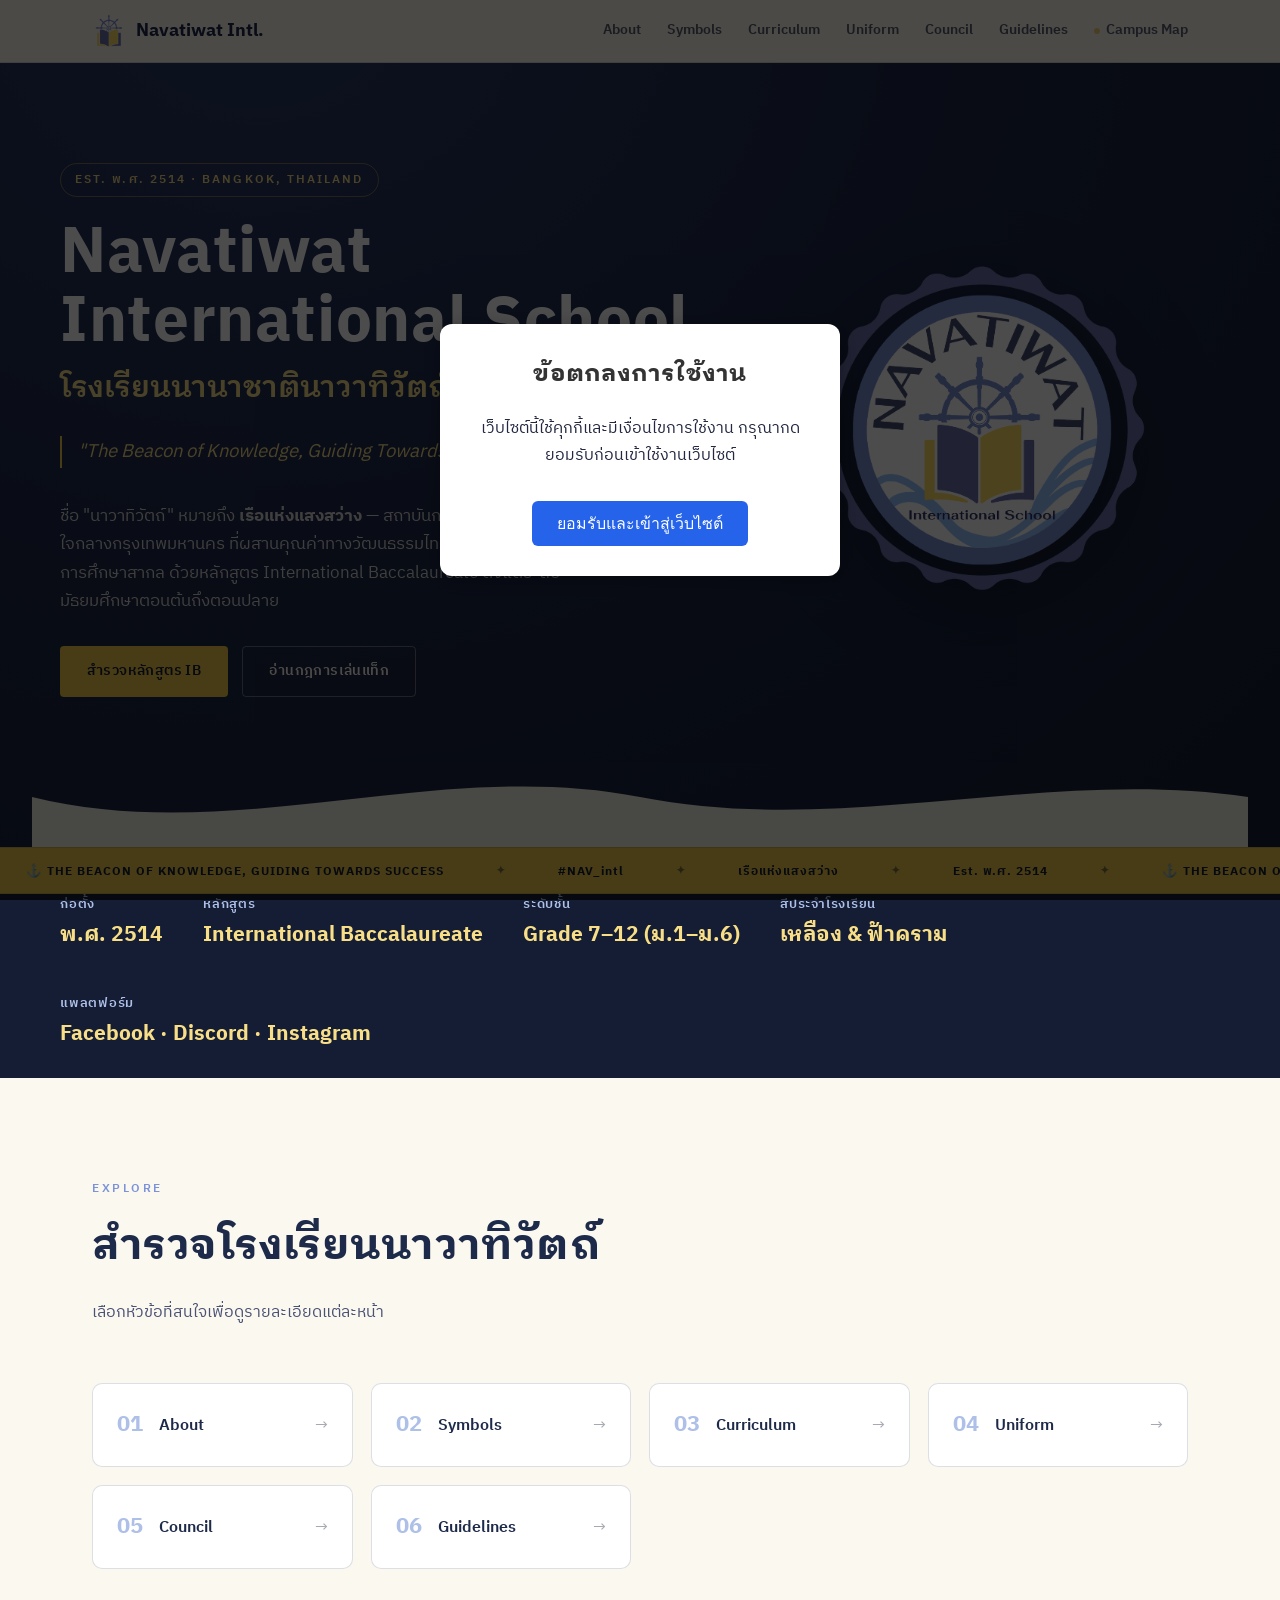
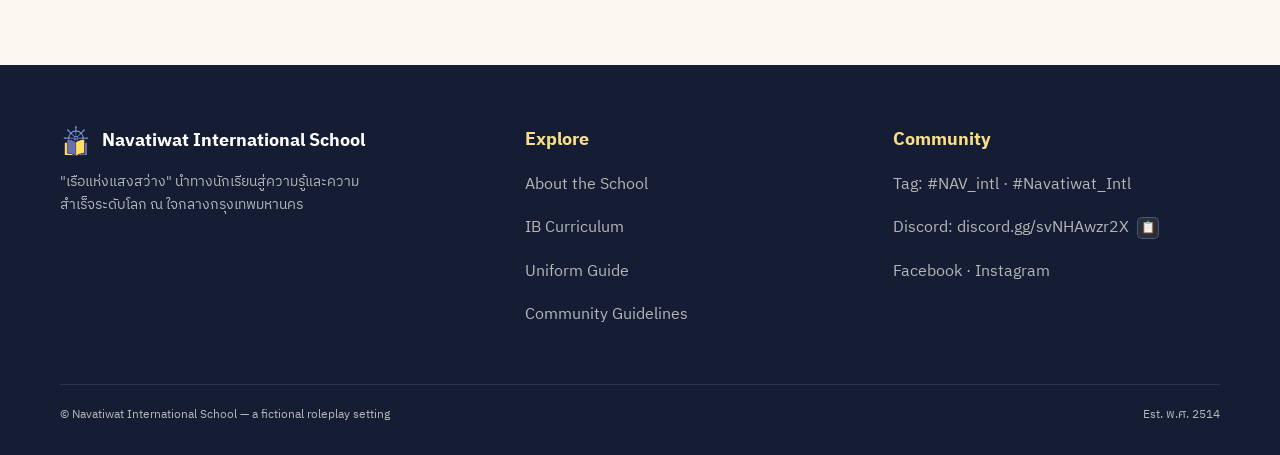
<file: index.html>
<!DOCTYPE html>
<html lang="th">
<head>
<meta charset="UTF-8">
<meta name="viewport" content="width=device-width, initial-scale=1.0">
<title>Navatiwat International School | หน้าแรก</title>
<link rel="preconnect" href="https://fonts.googleapis.com">
<link href="https://fonts.googleapis.com/css2?family=IBM+Plex+Sans+Thai:wght@300;400;500;600;700&family=IBM+Plex+Sans+Thai+Looped:wght@400;600;700&display=swap" rel="stylesheet">
<link rel="stylesheet" href="assets/style.css">
</head>
<body>

<div class="scroll-progress"><div class="scroll-progress-bar" id="scrollProgressBar"></div></div>

<nav>
  <div class="navbar">
    <div class="brandmark">
      <a href="index.html" style="display:flex;align-items:center;gap:10px;text-decoration:none;">
        <img src="assets/logo.png" alt="NAV emblem">
        <span>Navatiwat Intl.</span>
      </a>
    </div>
    <div class="navlinks">
      <a href="about.html">About</a>
      <a href="symbols.html">Symbols</a>
      <a href="curriculum.html">Curriculum</a>
      <a href="uniform.html">Uniform</a>
      <a href="council.html">Council</a>
      <a href="rules.html">Guidelines</a>
      <a href="campus/index.html" class="campus-link">Campus Map</a>
    </div>
    <button class="navtoggle" aria-label="Toggle menu">&#9776;</button>
  </div>
</nav>

<header class="hero">
  <div class="hero-inner">
    <div>
      <div class="hero-tag">Est. พ.ศ. 2514 &middot; Bangkok, Thailand</div>
      <h1>Navatiwat<br>International School</h1>
      <span class="th-name">โรงเรียนนานาชาตินาวาทิวัตถ์</span>
      <p class="motto">"The Beacon of Knowledge, Guiding Towards Success"</p>
      <p class="lede">ชื่อ "นาวาทิวัตถ์" หมายถึง <strong>เรือแห่งแสงสว่าง</strong> — สถาบันการศึกษานานาชาติใจกลางกรุงเทพมหานคร ที่ผสานคุณค่าทางวัฒนธรรมไทยเข้ากับมาตรฐานการศึกษาสากล ด้วยหลักสูตร International Baccalaureate ตั้งแต่ระดับมัธยมศึกษาตอนต้นถึงตอนปลาย</p>
      <div class="hero-ctas">
        <a class="btn btn-gold" href="#curriculum">สำรวจหลักสูตร IB</a>
        <a class="btn btn-ghost" href="#rules">อ่านกฎการเล่นแท็ก</a>
      </div>
    </div>
    <div class="hero-seal">
      <img src="assets/seal.png" alt="Navatiwat International School Seal">
    </div>
  </div>
  <div class="wave">
    <svg viewBox="0 0 1200 90" preserveAspectRatio="none">
      <path d="M0,40 C200,90 400,0 600,40 C800,80 1000,10 1200,40 L1200,90 L0,90 Z" fill="#F4F1E6"></path>
    </svg>
  </div>
</header>


<div class="marquee">
  <div class="marquee-track">
    <span>⚓ THE BEACON OF KNOWLEDGE, GUIDING TOWARDS SUCCESS</span>
    <span>#NAV_intl</span>
    <span>เรือแห่งแสงสว่าง</span>
    <span>Est. พ.ศ. 2514</span>
    <span>⚓ THE BEACON OF KNOWLEDGE, GUIDING TOWARDS SUCCESS</span>
    <span>#NAV_intl</span>
    <span>เรือแห่งแสงสว่าง</span>
    <span>Est. พ.ศ. 2514</span>
  </div>
</div>


<div class="strip">
  <div class="strip-inner">
    <div>ก่อตั้ง<span>พ.ศ. 2514</span></div>
    <div>หลักสูตร<span>International Baccalaureate</span></div>
    <div>ระดับชั้น<span>Grade 7–12 (ม.1–ม.6)</span></div>
    <div>สีประจำโรงเรียน<span>เหลือง &amp; ฟ้าคราม</span></div>
    <div>แพลตฟอร์ม<span>Facebook · Discord · Instagram</span></div>
  </div>
</div>


<section class="section" id="quicklinks">
  <div class="wrap">
    <div class="section-head reveal">
      <span class="eyebrow">Explore</span>
      <h2>สำรวจโรงเรียนนาวาทิวัตถ์</h2>
      <p>เลือกหัวข้อที่สนใจเพื่อดูรายละเอียดแต่ละหน้า</p>
    </div>
    <div class="quicklink-grid reveal">
      <a class="quicklink-card" href="about.html">
        <span class="ql-num">01</span>
        <span class="ql-label">About</span>
        <span class="ql-arrow">→</span>
      </a>
      <a class="quicklink-card" href="symbols.html">
        <span class="ql-num">02</span>
        <span class="ql-label">Symbols</span>
        <span class="ql-arrow">→</span>
      </a>
      <a class="quicklink-card" href="curriculum.html">
        <span class="ql-num">03</span>
        <span class="ql-label">Curriculum</span>
        <span class="ql-arrow">→</span>
      </a>
      <a class="quicklink-card" href="uniform.html">
        <span class="ql-num">04</span>
        <span class="ql-label">Uniform</span>
        <span class="ql-arrow">→</span>
      </a>
      <a class="quicklink-card" href="council.html">
        <span class="ql-num">05</span>
        <span class="ql-label">Council</span>
        <span class="ql-arrow">→</span>
      </a>
      <a class="quicklink-card" href="rules.html">
        <span class="ql-num">06</span>
        <span class="ql-label">Guidelines</span>
        <span class="ql-arrow">→</span>
      </a>
    </div>
  </div>
</section>

<footer>
  <div class="footer-inner">
    <div>
      <div class="footer-brand">
        <img src="assets/logo.png" alt="logo">
        <span>Navatiwat International School</span>
      </div>
      <p style="font-size:0.85rem;max-width:320px;">"เรือแห่งแสงสว่าง" นำทางนักเรียนสู่ความรู้และความสำเร็จระดับโลก ณ ใจกลางกรุงเทพมหานคร</p>
    </div>
    <div>
      <h4>Explore</h4>
      <p><a href="#about">About the School</a></p>
      <p><a href="#curriculum">IB Curriculum</a></p>
      <p><a href="#uniform">Uniform Guide</a></p>
      <p><a href="#rules">Community Guidelines</a></p>
    </div>
    <div>
      <h4>Community</h4>
      <p>Tag: #NAV_intl · #Navatiwat_Intl</p>
      <p>Discord: discord.gg/svNHAwzr2X</p>
      <p>Facebook · Instagram</p>
    </div>
  </div>
  <div class="footer-bottom">
    <span>&copy; Navatiwat International School — a fictional roleplay setting</span>
    <span>Est. พ.ศ. 2514</span>
  </div>
</footer>


<button id="backToTop" class="back-to-top" aria-label="กลับขึ้นด้านบน" title="กลับขึ้นด้านบน">↑</button>
<div id="toastContainer" class="toast-container" aria-live="polite"></div>

<script src="assets/script.js"></script>
</body>
  
<!-- ป๊อปอัพ -->

<div id="agreePopup" class="popup-overlay">

  <div class="popup-box">

    <h2>ข้อตกลงการใช้งาน</h2>

    <p>เว็บไซต์นี้ใช้คุกกี้และมีเงื่อนไขการใช้งาน กรุณากดยอมรับก่อนเข้าใช้งานเว็บไซต์</p>

    <button id="agreeBtn">ยอมรับและเข้าสู่เว็บไซต์</button>

  </div>

</div>
</html>
</file>
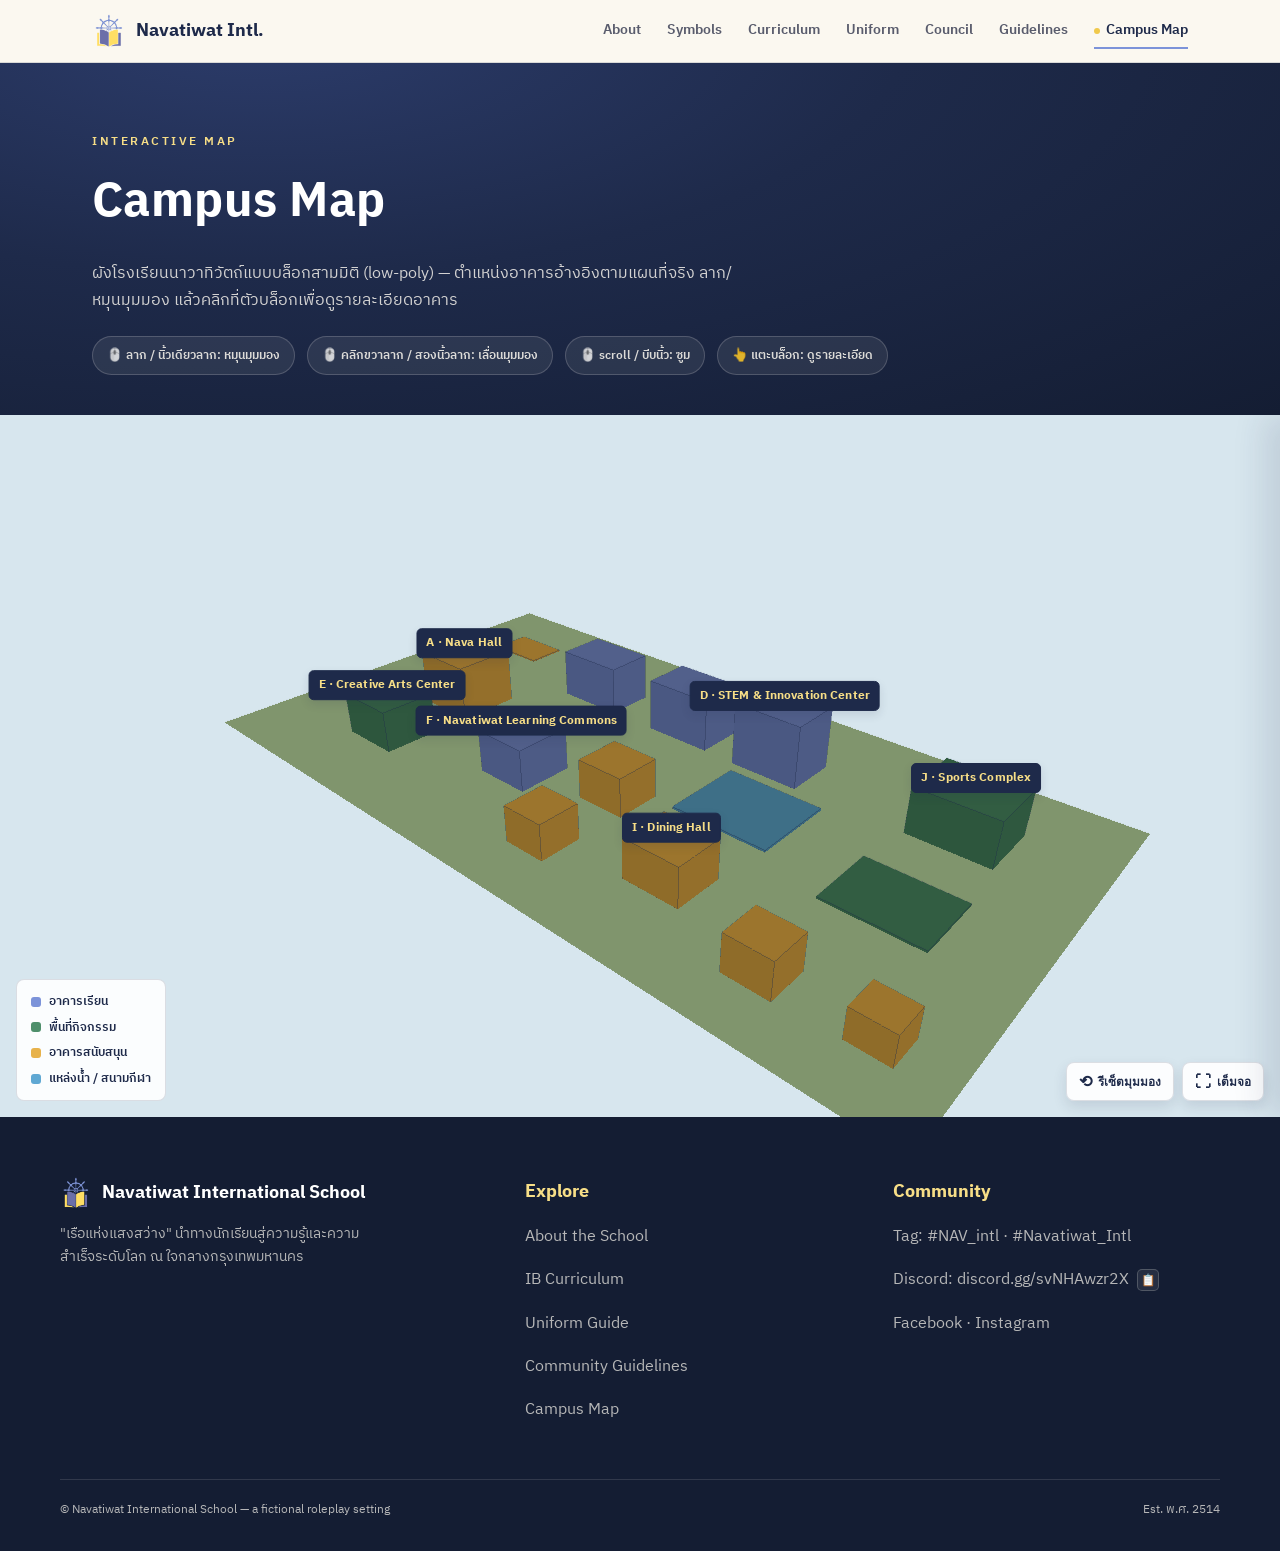
<file: campus/index.html>
<!DOCTYPE html>
<html lang="th">
<head>
<meta charset="UTF-8">
<meta name="viewport" content="width=device-width, initial-scale=1.0">
<title>Campus Map — Navatiwat International School</title>
<link rel="preconnect" href="https://fonts.googleapis.com">
<link href="https://fonts.googleapis.com/css2?family=IBM+Plex+Sans+Thai:wght@300;400;500;600;700&family=IBM+Plex+Sans+Thai+Looped:wght@400;600;700&display=swap" rel="stylesheet">
<link rel="stylesheet" href="../assets/style.css">
<link rel="stylesheet" href="campus.css">
</head>
<body>

<div class="scroll-progress"><div class="scroll-progress-bar" id="scrollProgressBar"></div></div>

<nav>
  <div class="navbar">
    <div class="brandmark">
      <a href="../index.html" style="display:flex;align-items:center;gap:10px;text-decoration:none;">
        <img src="../assets/logo.png" alt="NAV emblem">
        <span>Navatiwat Intl.</span>
      </a>
    </div>
    <div class="navlinks">
      <a href="../about.html">About</a>
      <a href="../symbols.html">Symbols</a>
      <a href="../curriculum.html">Curriculum</a>
      <a href="../uniform.html">Uniform</a>
      <a href="../council.html">Council</a>
      <a href="../rules.html">Guidelines</a>
      <a href="index.html" class="campus-link active">Campus Map</a>
    </div>
    <button class="navtoggle" aria-label="Toggle menu">&#9776;</button>
  </div>
</nav>

<section class="campus-hero">
  <div class="wrap">
    <span class="eyebrow">Interactive Map</span>
    <h1>Campus Map</h1>
    <p>ผังโรงเรียนนาวาทิวัตถ์แบบบล็อกสามมิติ (low-poly) — ตำแหน่งอาคารอ้างอิงตามแผนที่จริง ลาก/หมุนมุมมอง แล้วคลิกที่ตัวบล็อกเพื่อดูรายละเอียดอาคาร</p>
    <div class="campus-hints">
      <span>🖱️ ลาก / นิ้วเดียวลาก: หมุนมุมมอง</span>
      <span>🖱️ คลิกขวาลาก / สองนิ้วลาก: เลื่อนมุมมอง</span>
      <span>🖱️ scroll / บีบนิ้ว: ซูม</span>
      <span>👆 แตะบล็อก: ดูรายละเอียด</span>
    </div>
  </div>
</section>

<div id="campus-stage">
  <canvas id="campus-canvas"></canvas>
  <div id="campus-labels"></div>

  <div id="loading-overlay">
    <div class="loading-box">
      <div class="loading-wheel"></div>
      <span id="loading-text">กำลังจัดวางบล็อกอาคาร...</span>
      <span id="loading-hint" class="loading-hint">ถ้าค้างนานเกินคาด ลองเช็ค <code>chrome://gpu</code> ว่าเปิด hardware acceleration อยู่ไหม</span>
    </div>
  </div>

  <aside id="info-panel">
    <button id="info-close" aria-label="Close">&times;</button>
    <div class="info-eyebrow" id="info-code">Building</div>
    <h3 id="info-title">Building Name</h3>
    <p id="info-desc">Description goes here.</p>
  </aside>

  <div id="campus-legend">
    <span><i style="background:#7C93D9;"></i> อาคารเรียน</span>
    <span><i style="background:#4E8F6B;"></i> พื้นที่กิจกรรม</span>
    <span><i style="background:#E7B24B;"></i> อาคารสนับสนุน</span>
    <span><i style="background:#5FA8D3;"></i> แหล่งน้ำ / สนามกีฬา</span>
  </div>

  <div class="campus-toolbar">
    <button type="button" id="campusReset" class="campus-tool-btn" title="รีเซ็ตมุมมอง">
      <span class="icon">⟲</span><span class="label">รีเซ็ตมุมมอง</span>
    </button>
    <button type="button" id="campusFullscreen" class="campus-tool-btn" title="เต็มจอ">
      <span class="icon">⛶</span><span class="label">เต็มจอ</span>
    </button>
  </div>
</div>

<footer>
  <div class="footer-inner">
    <div>
      <div class="footer-brand">
        <img src="../assets/logo.png" alt="logo">
        <span>Navatiwat International School</span>
      </div>
      <p style="font-size:0.85rem;max-width:320px;">"เรือแห่งแสงสว่าง" นำทางนักเรียนสู่ความรู้และความสำเร็จระดับโลก ณ ใจกลางกรุงเทพมหานคร</p>
    </div>
    <div>
      <h4>Explore</h4>
      <p><a href="../about.html">About the School</a></p>
      <p><a href="../curriculum.html">IB Curriculum</a></p>
      <p><a href="../uniform.html">Uniform Guide</a></p>
      <p><a href="../rules.html">Community Guidelines</a></p>
      <p><a href="index.html">Campus Map</a></p>
    </div>
    <div>
      <h4>Community</h4>
      <p>Tag: #NAV_intl · #Navatiwat_Intl</p>
      <p>Discord: discord.gg/svNHAwzr2X</p>
      <p>Facebook · Instagram</p>
    </div>
  </div>
  <div class="footer-bottom">
    <span>&copy; Navatiwat International School — a fictional roleplay setting</span>
    <span>Est. พ.ศ. 2514</span>
  </div>
</footer>

<button id="backToTop" class="back-to-top" aria-label="กลับขึ้นด้านบน" title="กลับขึ้นด้านบน">↑</button>
<div id="toastContainer" class="toast-container" aria-live="polite"></div>

<script src="../assets/script.js"></script>
<script type="importmap">
{
  "imports": {
    "three": "./vendor/three.module.min.js"
  }
}
</script>
<script src="campus-loader.js"></script>
</body>
</html>
</file>
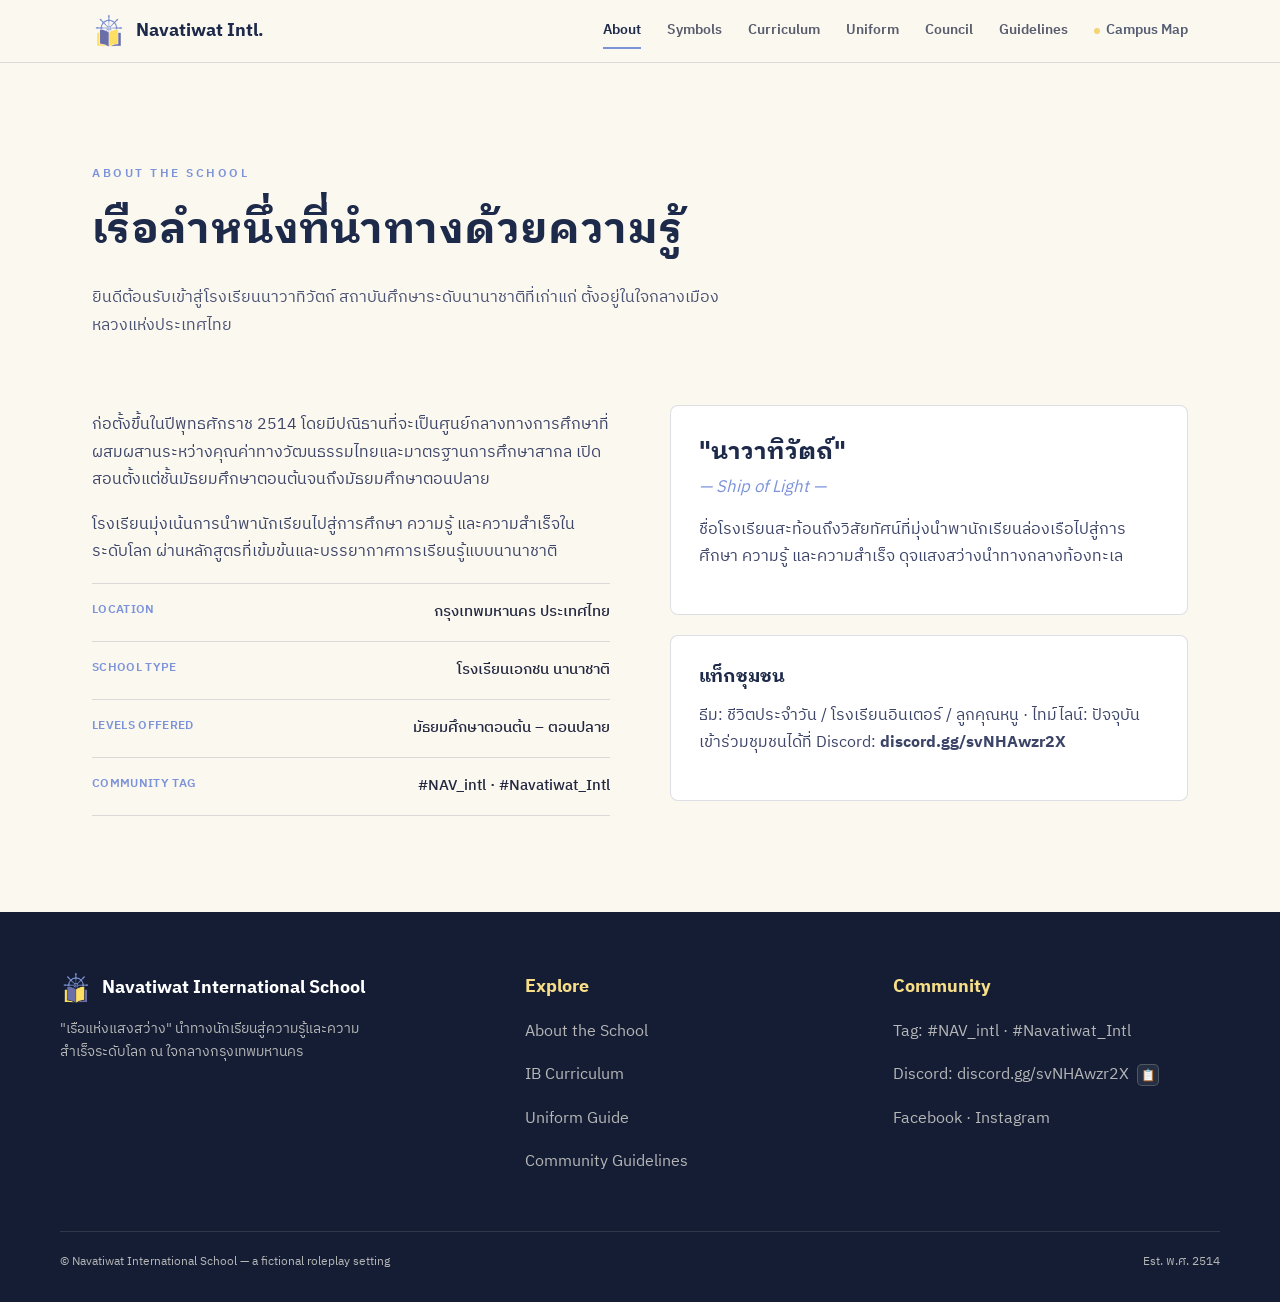
<file: about.html>
<!DOCTYPE html>
<html lang="th">
<head>
<meta charset="UTF-8">
<meta name="viewport" content="width=device-width, initial-scale=1.0">
<title>About — Navatiwat International School</title>
<link rel="preconnect" href="https://fonts.googleapis.com">
<link href="https://fonts.googleapis.com/css2?family=IBM+Plex+Sans+Thai:wght@300;400;500;600;700&family=IBM+Plex+Sans+Thai+Looped:wght@400;600;700&display=swap" rel="stylesheet">
<link rel="stylesheet" href="assets/style.css">
</head>
<body>

<div class="scroll-progress"><div class="scroll-progress-bar" id="scrollProgressBar"></div></div>

<nav>
  <div class="navbar">
    <div class="brandmark">
      <a href="index.html" style="display:flex;align-items:center;gap:10px;text-decoration:none;">
        <img src="assets/logo.png" alt="NAV emblem">
        <span>Navatiwat Intl.</span>
      </a>
    </div>
    <div class="navlinks">
      <a href="about.html" class="active">About</a>
      <a href="symbols.html">Symbols</a>
      <a href="curriculum.html">Curriculum</a>
      <a href="uniform.html">Uniform</a>
      <a href="council.html">Council</a>
      <a href="rules.html">Guidelines</a>
      <a href="campus/index.html" class="campus-link">Campus Map</a>
    </div>
    <button class="navtoggle" aria-label="Toggle menu">&#9776;</button>
  </div>
</nav>

<section class="section" id="about">
  <div class="wrap">
    <div class="section-head reveal">
      <span class="eyebrow">About the School</span>
      <h2>เรือลำหนึ่งที่นำทางด้วยความรู้</h2>
      <p>ยินดีต้อนรับเข้าสู่โรงเรียนนาวาทิวัตถ์ สถาบันศึกษาระดับนานาชาติที่เก่าแก่ ตั้งอยู่ในใจกลางเมืองหลวงแห่งประเทศไทย</p>
    </div>
    <div class="about-grid">
      <div class="reveal">
        <p>ก่อตั้งขึ้นในปีพุทธศักราช 2514 โดยมีปณิธานที่จะเป็นศูนย์กลางทางการศึกษาที่ผสมผสานระหว่างคุณค่าทางวัฒนธรรมไทยและมาตรฐานการศึกษาสากล เปิดสอนตั้งแต่ชั้นมัธยมศึกษาตอนต้นจนถึงมัธยมศึกษาตอนปลาย</p>
        <p>โรงเรียนมุ่งเน้นการนำพานักเรียนไปสู่การศึกษา ความรู้ และความสำเร็จในระดับโลก ผ่านหลักสูตรที่เข้มข้นและบรรยากาศการเรียนรู้แบบนานาชาติ</p>
        <div class="facts">
          <div class="fact-row"><span class="k">Location</span><span class="v">กรุงเทพมหานคร ประเทศไทย</span></div>
          <div class="fact-row"><span class="k">School type</span><span class="v">โรงเรียนเอกชน นานาชาติ</span></div>
          <div class="fact-row"><span class="k">Levels offered</span><span class="v">มัธยมศึกษาตอนต้น – ตอนปลาย</span></div>
          <div class="fact-row"><span class="k">Community tag</span><span class="v">#NAV_intl &middot; #Navatiwat_Intl</span></div>
        </div>
      </div>
      <div class="reveal">
        <div class="name-meaning">
          <span class="th">"นาวาทิวัตถ์"</span><br>
          <span class="en">— Ship of Light —</span>
          <p style="margin-top:14px;">ชื่อโรงเรียนสะท้อนถึงวิสัยทัศน์ที่มุ่งนำพานักเรียนล่องเรือไปสู่การศึกษา ความรู้ และความสำเร็จ ดุจแสงสว่างนำทางกลางท้องทะเล</p>
        </div>
        <div class="name-meaning" style="margin-top:20px;">
          <span class="th" style="font-size:1.1rem;">แท็กชุมชน</span>
          <p style="margin-top:10px;">ธีม: ชีวิตประจำวัน / โรงเรียนอินเตอร์ / ลูกคุณหนู &middot; ไทม์ไลน์: ปัจจุบัน<br>เข้าร่วมชุมชนได้ที่ Discord: <strong>discord.gg/svNHAwzr2X</strong></p>
        </div>
      </div>
    </div>
  </div>
</section>


<footer>
  <div class="footer-inner">
    <div>
      <div class="footer-brand">
        <img src="assets/logo.png" alt="logo">
        <span>Navatiwat International School</span>
      </div>
      <p style="font-size:0.85rem;max-width:320px;">"เรือแห่งแสงสว่าง" นำทางนักเรียนสู่ความรู้และความสำเร็จระดับโลก ณ ใจกลางกรุงเทพมหานคร</p>
    </div>
    <div>
      <h4>Explore</h4>
      <p><a href="#about">About the School</a></p>
      <p><a href="#curriculum">IB Curriculum</a></p>
      <p><a href="#uniform">Uniform Guide</a></p>
      <p><a href="#rules">Community Guidelines</a></p>
    </div>
    <div>
      <h4>Community</h4>
      <p>Tag: #NAV_intl · #Navatiwat_Intl</p>
      <p>Discord: discord.gg/svNHAwzr2X</p>
      <p>Facebook · Instagram</p>
    </div>
  </div>
  <div class="footer-bottom">
    <span>&copy; Navatiwat International School — a fictional roleplay setting</span>
    <span>Est. พ.ศ. 2514</span>
  </div>
</footer>


<button id="backToTop" class="back-to-top" aria-label="กลับขึ้นด้านบน" title="กลับขึ้นด้านบน">↑</button>
<div id="toastContainer" class="toast-container" aria-live="polite"></div>

<script src="assets/script.js"></script>
</body>
</html>
</file>
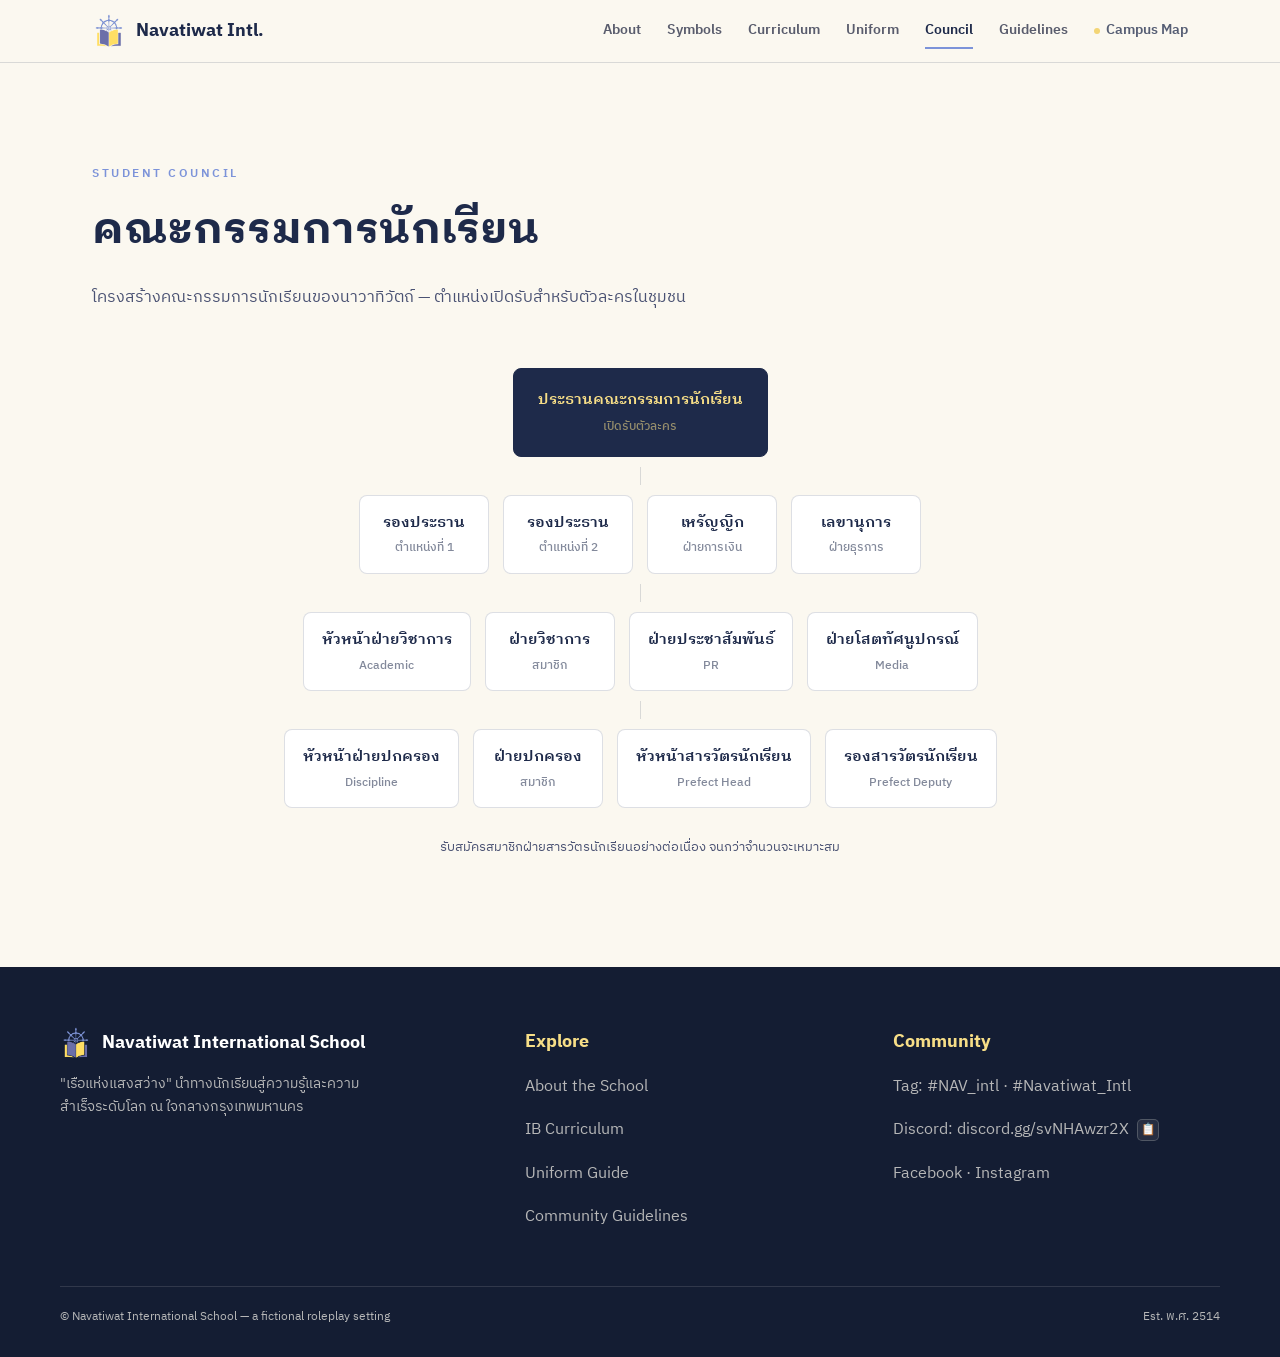
<file: council.html>
<!DOCTYPE html>
<html lang="th">
<head>
<meta charset="UTF-8">
<meta name="viewport" content="width=device-width, initial-scale=1.0">
<title>Student Council — Navatiwat International School</title>
<link rel="preconnect" href="https://fonts.googleapis.com">
<link href="https://fonts.googleapis.com/css2?family=IBM+Plex+Sans+Thai:wght@300;400;500;600;700&family=IBM+Plex+Sans+Thai+Looped:wght@400;600;700&display=swap" rel="stylesheet">
<link rel="stylesheet" href="assets/style.css">
</head>
<body>

<div class="scroll-progress"><div class="scroll-progress-bar" id="scrollProgressBar"></div></div>

<nav>
  <div class="navbar">
    <div class="brandmark">
      <a href="index.html" style="display:flex;align-items:center;gap:10px;text-decoration:none;">
        <img src="assets/logo.png" alt="NAV emblem">
        <span>Navatiwat Intl.</span>
      </a>
    </div>
    <div class="navlinks">
      <a href="about.html">About</a>
      <a href="symbols.html">Symbols</a>
      <a href="curriculum.html">Curriculum</a>
      <a href="uniform.html">Uniform</a>
      <a href="council.html" class="active">Council</a>
      <a href="rules.html">Guidelines</a>
      <a href="campus/index.html" class="campus-link">Campus Map</a>
    </div>
    <button class="navtoggle" aria-label="Toggle menu">&#9776;</button>
  </div>
</nav>

<section class="section" id="council">
  <div class="wrap">
    <div class="section-head reveal">
      <span class="eyebrow">Student Council</span>
      <h2>คณะกรรมการนักเรียน</h2>
      <p>โครงสร้างคณะกรรมการนักเรียนของนาวาทิวัตถ์ — ตำแหน่งเปิดรับสำหรับตัวละครในชุมชน</p>
    </div>
    <div class="council-tree reveal">
      <div class="seat top"><span class="role">ประธานคณะกรรมการนักเรียน</span><span class="slot">เปิดรับตัวละคร</span></div>
      <div class="connector"></div>
      <div class="council-row">
        <div class="seat"><span class="role">รองประธาน</span><span class="slot">ตำแหน่งที่ 1</span></div>
        <div class="seat"><span class="role">รองประธาน</span><span class="slot">ตำแหน่งที่ 2</span></div>
        <div class="seat"><span class="role">เหรัญญิก</span><span class="slot">ฝ่ายการเงิน</span></div>
        <div class="seat"><span class="role">เลขานุการ</span><span class="slot">ฝ่ายธุรการ</span></div>
      </div>
      <div class="connector"></div>
      <div class="council-row">
        <div class="seat"><span class="role">หัวหน้าฝ่ายวิชาการ</span><span class="slot">Academic</span></div>
        <div class="seat"><span class="role">ฝ่ายวิชาการ</span><span class="slot">สมาชิก</span></div>
        <div class="seat"><span class="role">ฝ่ายประชาสัมพันธ์</span><span class="slot">PR</span></div>
        <div class="seat"><span class="role">ฝ่ายโสตทัศนูปกรณ์</span><span class="slot">Media</span></div>
      </div>
      <div class="connector"></div>
      <div class="council-row">
        <div class="seat"><span class="role">หัวหน้าฝ่ายปกครอง</span><span class="slot">Discipline</span></div>
        <div class="seat"><span class="role">ฝ่ายปกครอง</span><span class="slot">สมาชิก</span></div>
        <div class="seat"><span class="role">หัวหน้าสารวัตรนักเรียน</span><span class="slot">Prefect Head</span></div>
        <div class="seat"><span class="role">รองสารวัตรนักเรียน</span><span class="slot">Prefect Deputy</span></div>
      </div>
      <p style="margin-top:18px;font-size:0.82rem;color:#4a5273;">รับสมัครสมาชิกฝ่ายสารวัตรนักเรียนอย่างต่อเนื่อง จนกว่าจำนวนจะเหมาะสม</p>
    </div>
  </div>
</section>


<footer>
  <div class="footer-inner">
    <div>
      <div class="footer-brand">
        <img src="assets/logo.png" alt="logo">
        <span>Navatiwat International School</span>
      </div>
      <p style="font-size:0.85rem;max-width:320px;">"เรือแห่งแสงสว่าง" นำทางนักเรียนสู่ความรู้และความสำเร็จระดับโลก ณ ใจกลางกรุงเทพมหานคร</p>
    </div>
    <div>
      <h4>Explore</h4>
      <p><a href="#about">About the School</a></p>
      <p><a href="#curriculum">IB Curriculum</a></p>
      <p><a href="#uniform">Uniform Guide</a></p>
      <p><a href="#rules">Community Guidelines</a></p>
    </div>
    <div>
      <h4>Community</h4>
      <p>Tag: #NAV_intl · #Navatiwat_Intl</p>
      <p>Discord: discord.gg/svNHAwzr2X</p>
      <p>Facebook · Instagram</p>
    </div>
  </div>
  <div class="footer-bottom">
    <span>&copy; Navatiwat International School — a fictional roleplay setting</span>
    <span>Est. พ.ศ. 2514</span>
  </div>
</footer>


<button id="backToTop" class="back-to-top" aria-label="กลับขึ้นด้านบน" title="กลับขึ้นด้านบน">↑</button>
<div id="toastContainer" class="toast-container" aria-live="polite"></div>

<script src="assets/script.js"></script>
</body>
</html>
</file>
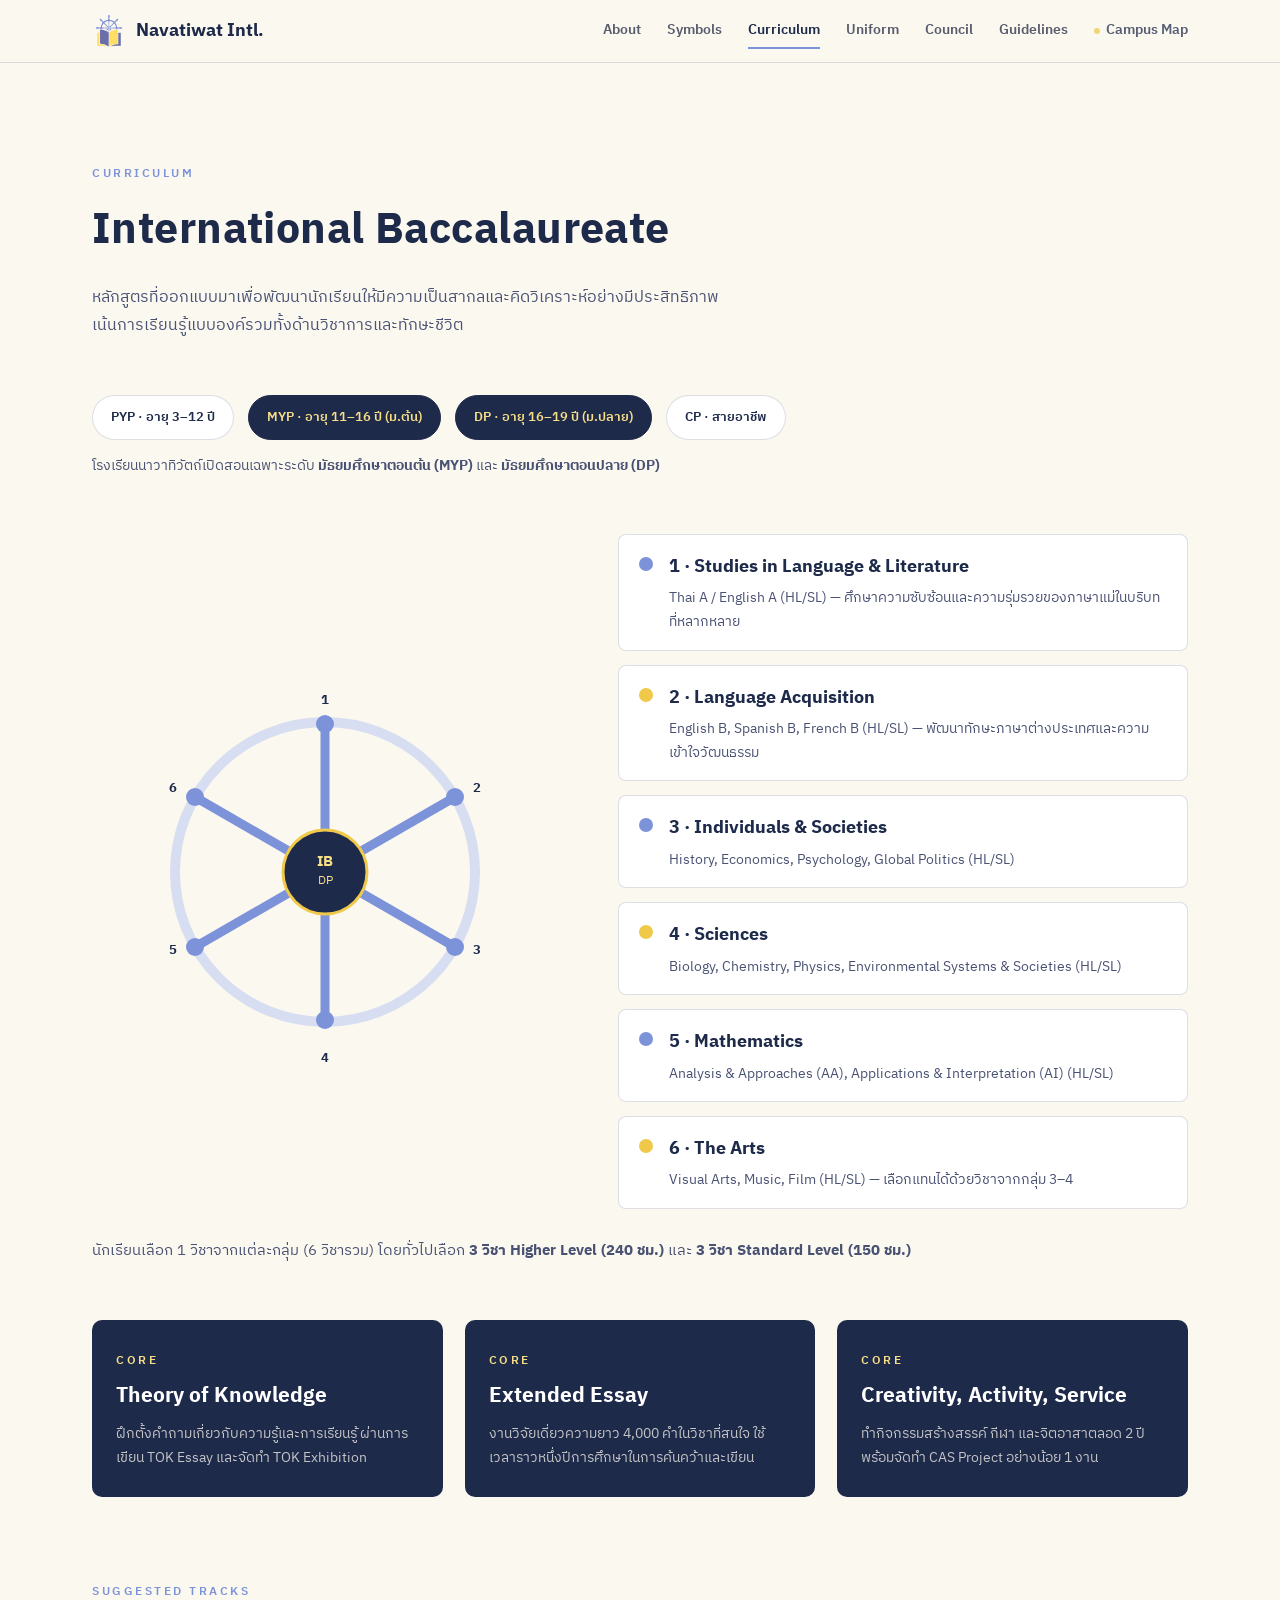
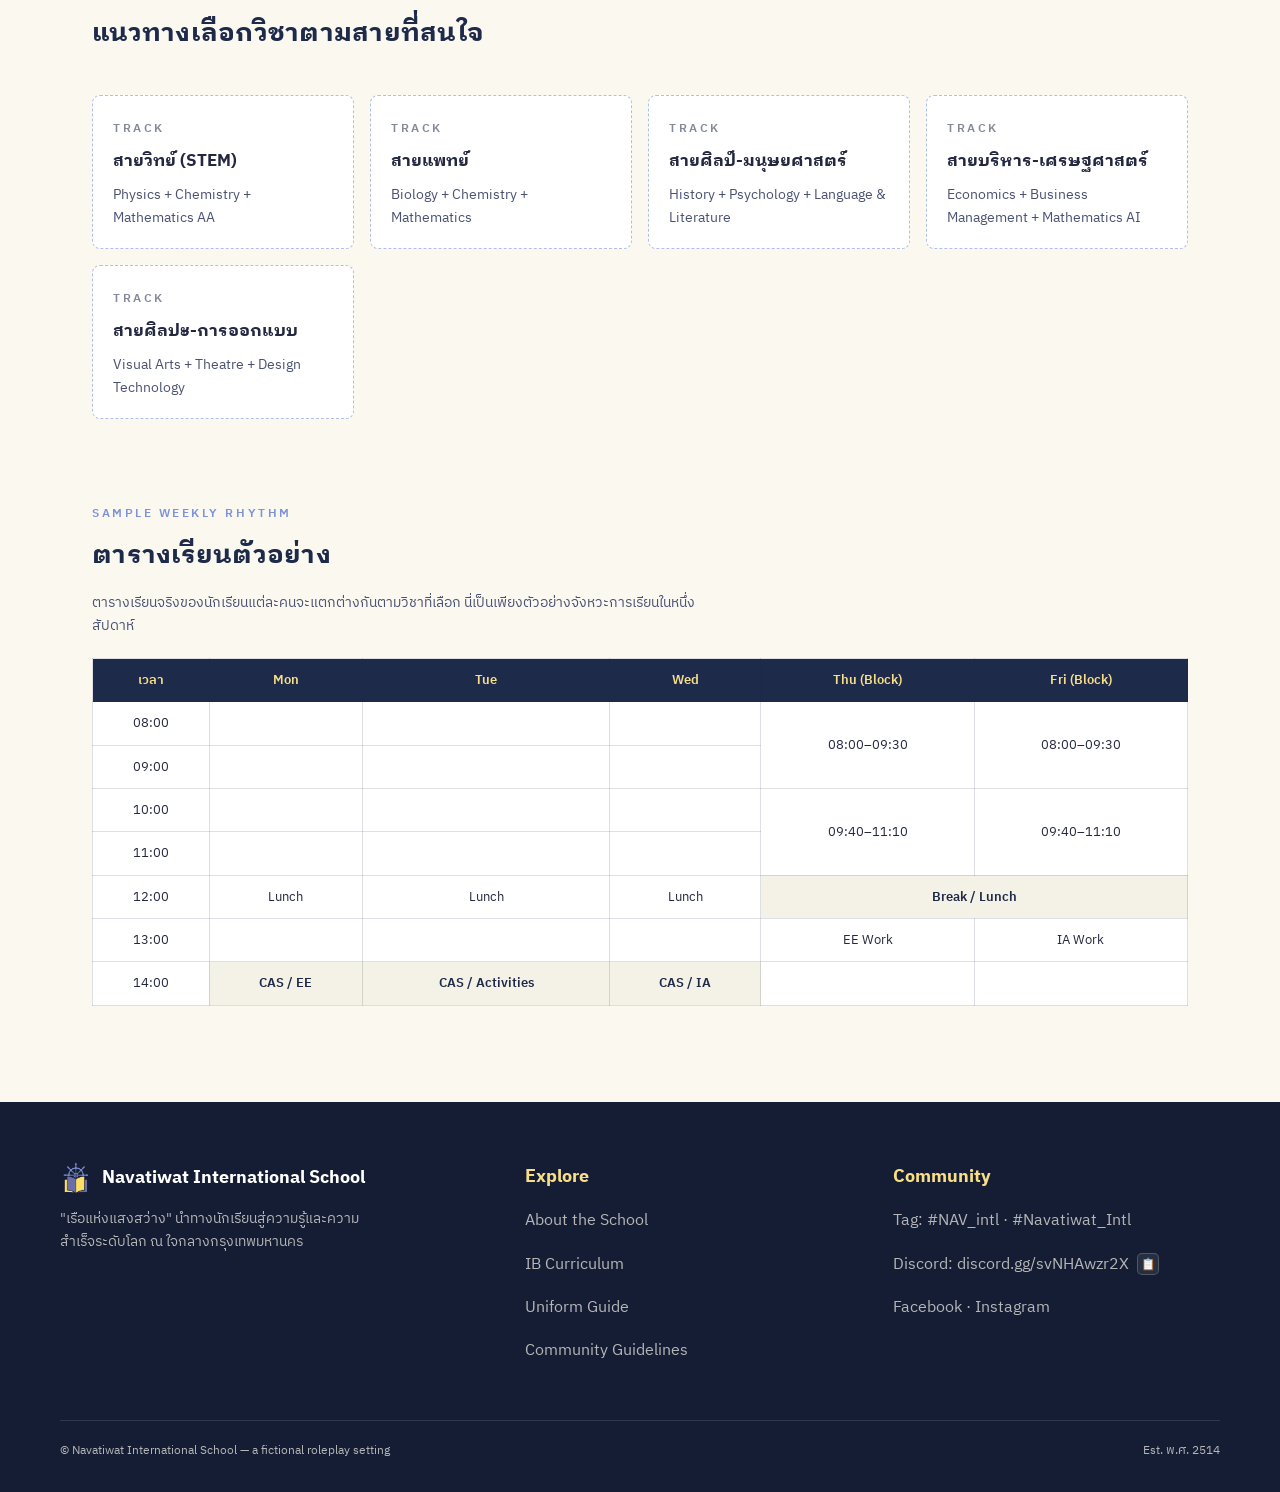
<file: curriculum.html>
<!DOCTYPE html>
<html lang="th">
<head>
<meta charset="UTF-8">
<meta name="viewport" content="width=device-width, initial-scale=1.0">
<title>Curriculum — Navatiwat International School</title>
<link rel="preconnect" href="https://fonts.googleapis.com">
<link href="https://fonts.googleapis.com/css2?family=IBM+Plex+Sans+Thai:wght@300;400;500;600;700&family=IBM+Plex+Sans+Thai+Looped:wght@400;600;700&display=swap" rel="stylesheet">
<link rel="stylesheet" href="assets/style.css">
</head>
<body>

<div class="scroll-progress"><div class="scroll-progress-bar" id="scrollProgressBar"></div></div>

<nav>
  <div class="navbar">
    <div class="brandmark">
      <a href="index.html" style="display:flex;align-items:center;gap:10px;text-decoration:none;">
        <img src="assets/logo.png" alt="NAV emblem">
        <span>Navatiwat Intl.</span>
      </a>
    </div>
    <div class="navlinks">
      <a href="about.html">About</a>
      <a href="symbols.html">Symbols</a>
      <a href="curriculum.html" class="active">Curriculum</a>
      <a href="uniform.html">Uniform</a>
      <a href="council.html">Council</a>
      <a href="rules.html">Guidelines</a>
      <a href="campus/index.html" class="campus-link">Campus Map</a>
    </div>
    <button class="navtoggle" aria-label="Toggle menu">&#9776;</button>
  </div>
</nav>

<section class="section" id="curriculum">
  <div class="wrap">
    <div class="section-head reveal">
      <span class="eyebrow">Curriculum</span>
      <h2>International Baccalaureate</h2>
      <p>หลักสูตรที่ออกแบบมาเพื่อพัฒนานักเรียนให้มีความเป็นสากลและคิดวิเคราะห์อย่างมีประสิทธิภาพ เน้นการเรียนรู้แบบองค์รวมทั้งด้านวิชาการและทักษะชีวิต</p>
    </div>

    <div class="programme-row reveal">
      <div class="prog-chip">PYP · อายุ 3–12 ปี</div>
      <div class="prog-chip active">MYP · อายุ 11–16 ปี (ม.ต้น)</div>
      <div class="prog-chip active">DP · อายุ 16–19 ปี (ม.ปลาย)</div>
      <div class="prog-chip">CP · สายอาชีพ</div>
    </div>
    <p class="reveal" style="max-width:640px;color:#4a5273;font-size:0.9rem;margin-top:14px;">โรงเรียนนาวาทิวัตถ์เปิดสอนเฉพาะระดับ <strong>มัธยมศึกษาตอนต้น (MYP)</strong> และ <strong>มัธยมศึกษาตอนปลาย (DP)</strong></p>

    <div class="curriculum-layout" style="margin-top:56px;">
      <div class="wheel-wrap reveal">
        <svg class="wheel-svg" viewBox="0 0 420 420">
          <circle cx="210" cy="210" r="150" fill="none" stroke="#D8DEF2" stroke-width="10"/>
          <g stroke="#7C93D9" stroke-width="9" stroke-linecap="round">
            <line class="wheel-spoke" data-spoke="1" x1="210" y1="210" x2="210" y2="62"/>
            <line class="wheel-spoke" data-spoke="2" x1="210" y1="210" x2="340" y2="135"/>
            <line class="wheel-spoke" data-spoke="3" x1="210" y1="210" x2="340" y2="285"/>
            <line class="wheel-spoke" data-spoke="4" x1="210" y1="210" x2="210" y2="358"/>
            <line class="wheel-spoke" data-spoke="5" x1="210" y1="210" x2="80" y2="285"/>
            <line class="wheel-spoke" data-spoke="6" x1="210" y1="210" x2="80" y2="135"/>
          </g>
          <g fill="#7C93D9">
            <circle cx="210" cy="62" r="9"/>
            <circle cx="340" cy="135" r="9"/>
            <circle cx="340" cy="285" r="9"/>
            <circle cx="210" cy="358" r="9"/>
            <circle cx="80" cy="285" r="9"/>
            <circle cx="80" cy="135" r="9"/>
          </g>
          <circle cx="210" cy="210" r="42" fill="#1E2A4A"/>
          <circle cx="210" cy="210" r="42" fill="none" stroke="#F0C94B" stroke-width="3"/>
          <text x="210" y="204" text-anchor="middle" fill="#F7DE87" font-family="IBM Plex Sans Thai Looped, sans-serif" font-size="15" font-weight="700">IB</text>
          <text x="210" y="222" text-anchor="middle" fill="#F7DE87" font-family="IBM Plex Sans Thai Looped, sans-serif" font-size="12">DP</text>
          <!-- group labels -->
          <text class="wheel-label" data-spoke="1" x="210" y="42" text-anchor="middle" fill="#1E2A4A" font-family="IBM Plex Sans Thai" font-size="13" font-weight="700">1</text>
          <text class="wheel-label" data-spoke="2" x="362" y="130" text-anchor="middle" fill="#1E2A4A" font-family="IBM Plex Sans Thai" font-size="13" font-weight="700">2</text>
          <text class="wheel-label" data-spoke="3" x="362" y="292" text-anchor="middle" fill="#1E2A4A" font-family="IBM Plex Sans Thai" font-size="13" font-weight="700">3</text>
          <text class="wheel-label" data-spoke="4" x="210" y="400" text-anchor="middle" fill="#1E2A4A" font-family="IBM Plex Sans Thai" font-size="13" font-weight="700">4</text>
          <text class="wheel-label" data-spoke="5" x="58" y="292" text-anchor="middle" fill="#1E2A4A" font-family="IBM Plex Sans Thai" font-size="13" font-weight="700">5</text>
          <text class="wheel-label" data-spoke="6" x="58" y="130" text-anchor="middle" fill="#1E2A4A" font-family="IBM Plex Sans Thai" font-size="13" font-weight="700">6</text>
        </svg>
      </div>
      <div class="group-list">
        <div class="group-item reveal" data-spoke="1"><div class="group-dot" style="background:#7C93D9;"></div><div><h4>1 &middot; Studies in Language &amp; Literature</h4><p>Thai A / English A (HL/SL) — ศึกษาความซับซ้อนและความรุ่มรวยของภาษาแม่ในบริบทที่หลากหลาย</p></div></div>
        <div class="group-item reveal" data-spoke="2"><div class="group-dot" style="background:#F0C94B;"></div><div><h4>2 &middot; Language Acquisition</h4><p>English B, Spanish B, French B (HL/SL) — พัฒนาทักษะภาษาต่างประเทศและความเข้าใจวัฒนธรรม</p></div></div>
        <div class="group-item reveal" data-spoke="3"><div class="group-dot" style="background:#7C93D9;"></div><div><h4>3 &middot; Individuals &amp; Societies</h4><p>History, Economics, Psychology, Global Politics (HL/SL)</p></div></div>
        <div class="group-item reveal" data-spoke="4"><div class="group-dot" style="background:#F0C94B;"></div><div><h4>4 &middot; Sciences</h4><p>Biology, Chemistry, Physics, Environmental Systems &amp; Societies (HL/SL)</p></div></div>
        <div class="group-item reveal" data-spoke="5"><div class="group-dot" style="background:#7C93D9;"></div><div><h4>5 &middot; Mathematics</h4><p>Analysis &amp; Approaches (AA), Applications &amp; Interpretation (AI) (HL/SL)</p></div></div>
        <div class="group-item reveal" data-spoke="6"><div class="group-dot" style="background:#F0C94B;"></div><div><h4>6 &middot; The Arts</h4><p>Visual Arts, Music, Film (HL/SL) — เลือกแทนได้ด้วยวิชาจากกลุ่ม 3–4</p></div></div>
      </div>
    </div>

    <p class="reveal" style="margin-top:30px;color:#4a5273;font-size:0.92rem;">นักเรียนเลือก 1 วิชาจากแต่ละกลุ่ม (6 วิชารวม) โดยทั่วไปเลือก <strong>3 วิชา Higher Level (240 ชม.)</strong> และ <strong>3 วิชา Standard Level (150 ชม.)</strong></p>

    <div class="core-strip reveal">
      <div class="core-card">
        <span class="eyebrow">Core</span>
        <h4>Theory of Knowledge</h4>
        <p>ฝึกตั้งคำถามเกี่ยวกับความรู้และการเรียนรู้ ผ่านการเขียน TOK Essay และจัดทำ TOK Exhibition</p>
      </div>
      <div class="core-card">
        <span class="eyebrow">Core</span>
        <h4>Extended Essay</h4>
        <p>งานวิจัยเดี่ยวความยาว 4,000 คำในวิชาที่สนใจ ใช้เวลาราวหนึ่งปีการศึกษาในการค้นคว้าและเขียน</p>
      </div>
      <div class="core-card">
        <span class="eyebrow">Core</span>
        <h4>Creativity, Activity, Service</h4>
        <p>ทำกิจกรรมสร้างสรรค์ กีฬา และจิตอาสาตลอด 2 ปี พร้อมจัดทำ CAS Project อย่างน้อย 1 งาน</p>
      </div>
    </div>

    <div class="section-head reveal" style="margin-top:80px;margin-bottom:20px;">
      <span class="eyebrow">Suggested Tracks</span>
      <h2 style="font-size:1.6rem;">แนวทางเลือกวิชาตามสายที่สนใจ</h2>
    </div>
    <div class="track-grid reveal">
      <div class="track-card"><span class="eyebrow">Track</span><h4>สายวิทย์ (STEM)</h4><p>Physics + Chemistry + Mathematics AA</p></div>
      <div class="track-card"><span class="eyebrow">Track</span><h4>สายแพทย์</h4><p>Biology + Chemistry + Mathematics</p></div>
      <div class="track-card"><span class="eyebrow">Track</span><h4>สายศิลป์-มนุษยศาสตร์</h4><p>History + Psychology + Language &amp; Literature</p></div>
      <div class="track-card"><span class="eyebrow">Track</span><h4>สายบริหาร-เศรษฐศาสตร์</h4><p>Economics + Business Management + Mathematics AI</p></div>
      <div class="track-card"><span class="eyebrow">Track</span><h4>สายศิลปะ-การออกแบบ</h4><p>Visual Arts + Theatre + Design Technology</p></div>
    </div>

    <div class="section-head reveal" style="margin-top:80px;margin-bottom:10px;">
      <span class="eyebrow">Sample Weekly Rhythm</span>
      <h2 style="font-size:1.6rem;">ตารางเรียนตัวอย่าง</h2>
      <p style="font-size:0.85rem;">ตารางเรียนจริงของนักเรียนแต่ละคนจะแตกต่างกันตามวิชาที่เลือก นี่เป็นเพียงตัวอย่างจังหวะการเรียนในหนึ่งสัปดาห์</p>
    </div>
    <table class="schedule reveal">
      <tr><th>เวลา</th><th>Mon</th><th>Tue</th><th>Wed</th><th>Thu (Block)</th><th>Fri (Block)</th></tr>
      <tr><td>08:00</td><td></td><td></td><td></td><td rowspan="2" style="vertical-align:middle;">08:00–09:30</td><td rowspan="2" style="vertical-align:middle;">08:00–09:30</td></tr>
      <tr><td>09:00</td><td></td><td></td><td></td></tr>
      <tr><td>10:00</td><td></td><td></td><td></td><td rowspan="2" style="vertical-align:middle;">09:40–11:10</td><td rowspan="2" style="vertical-align:middle;">09:40–11:10</td></tr>
      <tr><td>11:00</td><td></td><td></td><td></td></tr>
      <tr><td>12:00</td><td>Lunch</td><td>Lunch</td><td>Lunch</td><td colspan="2" class="tag">Break / Lunch</td></tr>
      <tr><td>13:00</td><td></td><td></td><td></td><td rowspan="1">EE Work</td><td rowspan="1">IA Work</td></tr>
      <tr><td>14:00</td><td class="tag">CAS / EE</td><td class="tag">CAS / Activities</td><td class="tag">CAS / IA</td><td></td><td></td></tr>
    </table>
  </div>
</section>


<footer>
  <div class="footer-inner">
    <div>
      <div class="footer-brand">
        <img src="assets/logo.png" alt="logo">
        <span>Navatiwat International School</span>
      </div>
      <p style="font-size:0.85rem;max-width:320px;">"เรือแห่งแสงสว่าง" นำทางนักเรียนสู่ความรู้และความสำเร็จระดับโลก ณ ใจกลางกรุงเทพมหานคร</p>
    </div>
    <div>
      <h4>Explore</h4>
      <p><a href="#about">About the School</a></p>
      <p><a href="#curriculum">IB Curriculum</a></p>
      <p><a href="#uniform">Uniform Guide</a></p>
      <p><a href="#rules">Community Guidelines</a></p>
    </div>
    <div>
      <h4>Community</h4>
      <p>Tag: #NAV_intl · #Navatiwat_Intl</p>
      <p>Discord: discord.gg/svNHAwzr2X</p>
      <p>Facebook · Instagram</p>
    </div>
  </div>
  <div class="footer-bottom">
    <span>&copy; Navatiwat International School — a fictional roleplay setting</span>
    <span>Est. พ.ศ. 2514</span>
  </div>
</footer>


<button id="backToTop" class="back-to-top" aria-label="กลับขึ้นด้านบน" title="กลับขึ้นด้านบน">↑</button>
<div id="toastContainer" class="toast-container" aria-live="polite"></div>

<script src="assets/script.js"></script>
</body>
</html>
</file>
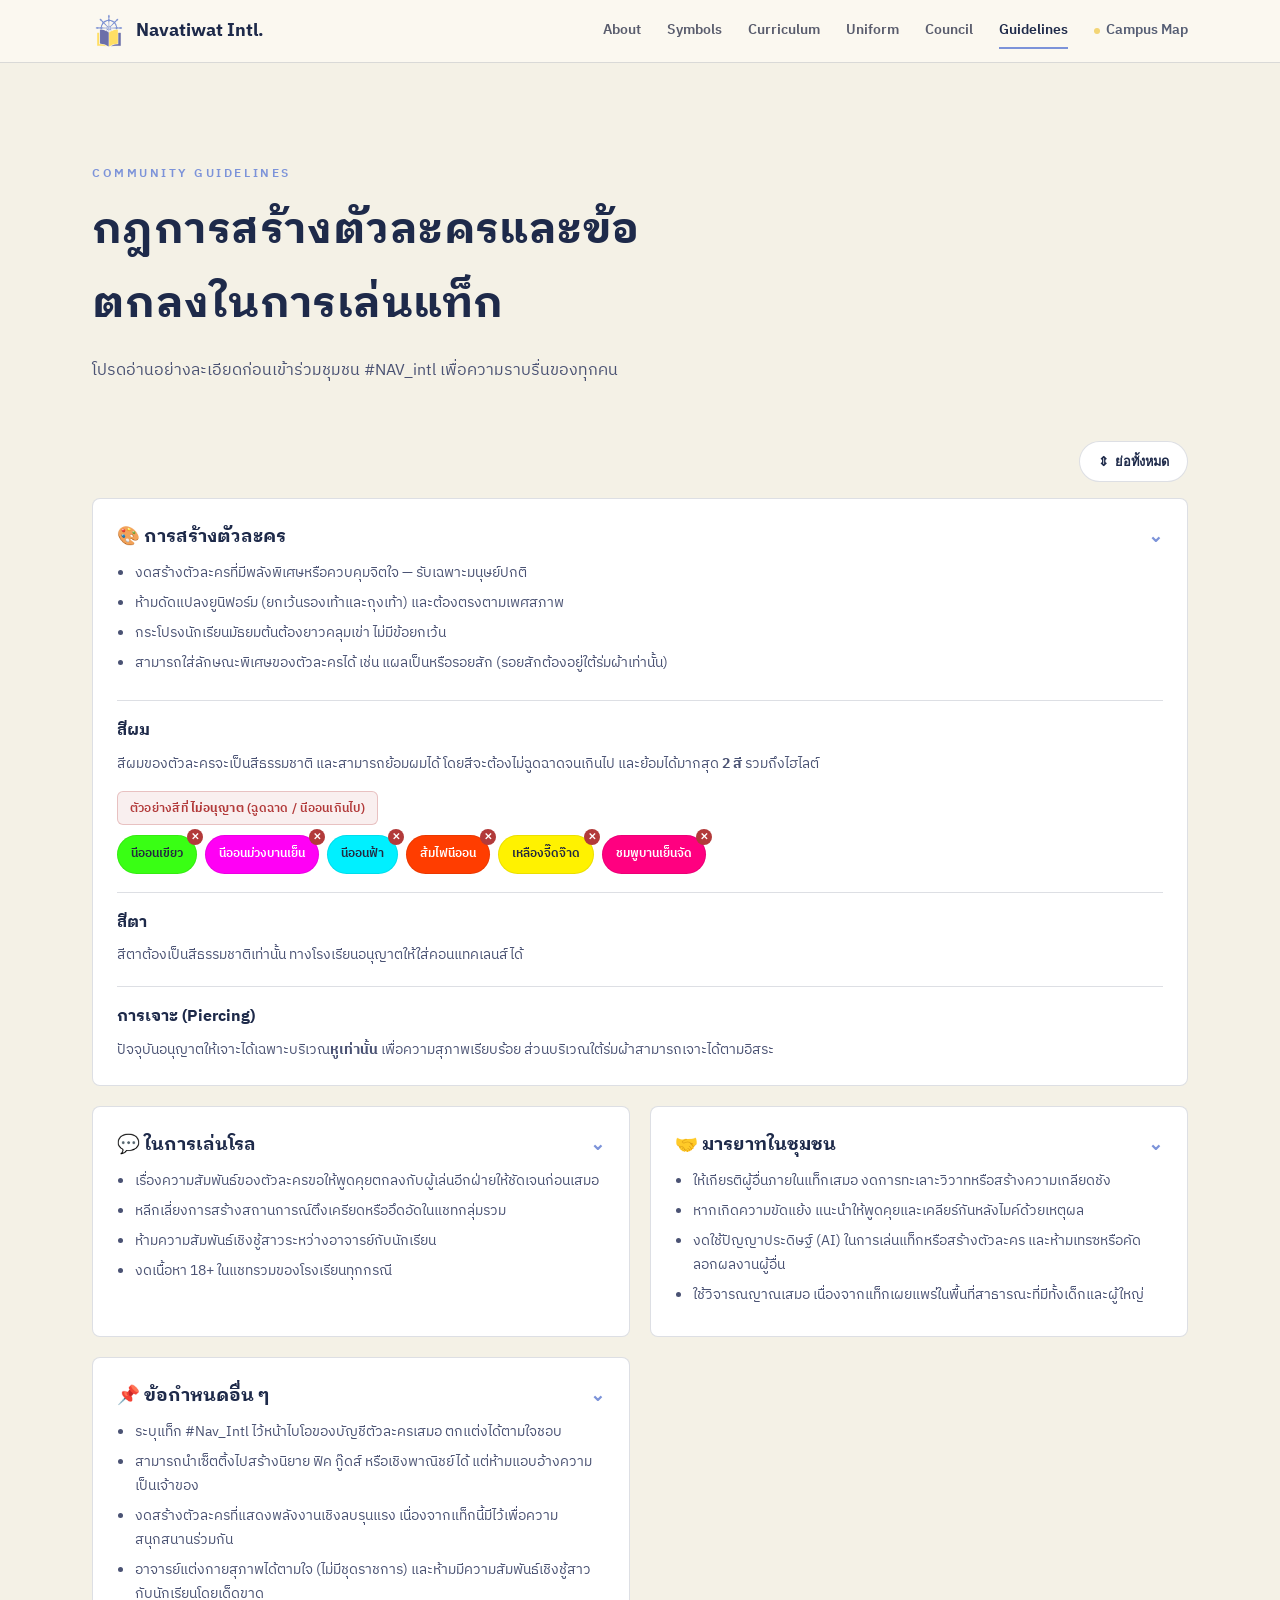
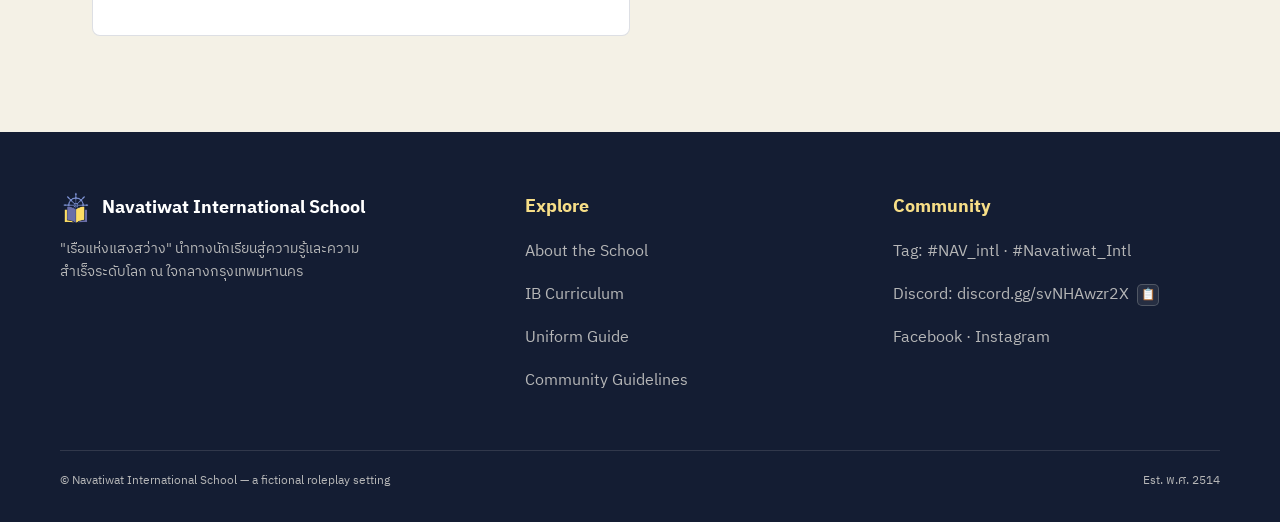
<file: rules.html>
<!DOCTYPE html>
<html lang="th">
<head>
<meta charset="UTF-8">
<meta name="viewport" content="width=device-width, initial-scale=1.0">
<title>Community Guidelines — Navatiwat International School</title>
<link rel="preconnect" href="https://fonts.googleapis.com">
<link href="https://fonts.googleapis.com/css2?family=IBM+Plex+Sans+Thai:wght@300;400;500;600;700&family=IBM+Plex+Sans+Thai+Looped:wght@400;600;700&display=swap" rel="stylesheet">
<link rel="stylesheet" href="assets/style.css">
</head>
<body>

<div class="scroll-progress"><div class="scroll-progress-bar" id="scrollProgressBar"></div></div>

<nav>
  <div class="navbar">
    <div class="brandmark">
      <a href="index.html" style="display:flex;align-items:center;gap:10px;text-decoration:none;">
        <img src="assets/logo.png" alt="NAV emblem">
        <span>Navatiwat Intl.</span>
      </a>
    </div>
    <div class="navlinks">
      <a href="about.html">About</a>
      <a href="symbols.html">Symbols</a>
      <a href="curriculum.html">Curriculum</a>
      <a href="uniform.html">Uniform</a>
      <a href="council.html">Council</a>
      <a href="rules.html" class="active">Guidelines</a>
      <a href="campus/index.html" class="campus-link">Campus Map</a>
    </div>
    <button class="navtoggle" aria-label="Toggle menu">&#9776;</button>
  </div>
</nav>

<section class="section alt-bg" id="rules">
  <div class="wrap">
    <div class="section-head reveal">
      <span class="eyebrow">Community Guidelines</span>
      <h2>กฎการสร้างตัวละครและข้อตกลงในการเล่นแท็ก</h2>
      <p>โปรดอ่านอย่างละเอียดก่อนเข้าร่วมชุมชน #NAV_intl เพื่อความราบรื่นของทุกคน</p>
    </div>
    <div class="rules-toolbar reveal">
      <button type="button" class="rules-toggle-all" id="rulesToggleAll">
        <span class="icon">⇕</span> ย่อทั้งหมด
      </button>
    </div>
    <div class="rules-grid">
      <div class="rule-card reveal" style="grid-column:1 / -1;">
        <h4 class="rule-toggle"><span>🎨 การสร้างตัวละคร</span><span class="chev">⌄</span></h4>
        <div class="rule-body">
        <ul>
          <li>งดสร้างตัวละครที่มีพลังพิเศษหรือควบคุมจิตใจ — รับเฉพาะมนุษย์ปกติ</li>
          <li>ห้ามดัดแปลงยูนิฟอร์ม (ยกเว้นรองเท้าและถุงเท้า) และต้องตรงตามเพศสภาพ</li>
          <li>กระโปรงนักเรียนมัธยมต้นต้องยาวคลุมเข่า ไม่มีข้อยกเว้น</li>
          <li>สามารถใส่ลักษณะพิเศษของตัวละครได้ เช่น แผลเป็นหรือรอยสัก (รอยสักต้องอยู่ใต้ร่มผ้าเท่านั้น)</li>
        </ul>

        <div class="subrule">
          <h5>สีผม</h5>
          <p>สีผมของตัวละครจะเป็นสีธรรมชาติ และสามารถย้อมผมได้ โดยสีจะต้องไม่ฉูดฉาดจนเกินไป และย้อมได้มากสุด <strong>2 สี</strong> รวมถึงไฮไลต์</p>
          <div class="swatch-table">
            <div class="swatch-row swatch-head">
              <span>ตัวอย่างสีที่ <strong>ไม่อนุญาต</strong> (ฉูดฉาด / นีออนเกินไป)</span>
            </div>
            <div class="swatch-row">
              <div class="hue-chip" style="background:#39FF14;">นีออนเขียว</div>
              <div class="hue-chip" style="background:#FF00F5;color:#fff;">นีออนม่วงบานเย็น</div>
              <div class="hue-chip" style="background:#00F0FF;">นีออนฟ้า</div>
              <div class="hue-chip" style="background:#FF3D00;color:#fff;">ส้มไฟนีออน</div>
              <div class="hue-chip" style="background:#FFF200;">เหลืองจี๊ดจ๊าด</div>
              <div class="hue-chip" style="background:#FF0080;color:#fff;">ชมพูบานเย็นจัด</div>
            </div>
          </div>
        </div>

        <div class="subrule">
          <h5>สีตา</h5>
          <p>สีตาต้องเป็นสีธรรมชาติเท่านั้น ทางโรงเรียนอนุญาตให้ใส่คอนแทคเลนส์ได้</p>
        </div>

        <div class="subrule">
          <h5>การเจาะ (Piercing)</h5>
          <p>ปัจจุบันอนุญาตให้เจาะได้เฉพาะบริเวณ<strong>หูเท่านั้น</strong> เพื่อความสุภาพเรียบร้อย ส่วนบริเวณใต้ร่มผ้าสามารถเจาะได้ตามอิสระ</p>
        </div>
        </div>
      </div>
      <div class="rule-card reveal">
        <h4 class="rule-toggle"><span>💬 ในการเล่นโรล</span><span class="chev">⌄</span></h4>
        <div class="rule-body">
        <ul>
          <li>เรื่องความสัมพันธ์ของตัวละครขอให้พูดคุยตกลงกับผู้เล่นอีกฝ่ายให้ชัดเจนก่อนเสมอ</li>
          <li>หลีกเลี่ยงการสร้างสถานการณ์ตึงเครียดหรืออึดอัดในแชทกลุ่มรวม</li>
          <li>ห้ามความสัมพันธ์เชิงชู้สาวระหว่างอาจารย์กับนักเรียน</li>
          <li>งดเนื้อหา 18+ ในแชทรวมของโรงเรียนทุกกรณี</li>
        </ul>
        </div>
      </div>
      <div class="rule-card reveal">
        <h4 class="rule-toggle"><span>🤝 มารยาทในชุมชน</span><span class="chev">⌄</span></h4>
        <div class="rule-body">
        <ul>
          <li>ให้เกียรติผู้อื่นภายในแท็กเสมอ งดการทะเลาะวิวาทหรือสร้างความเกลียดชัง</li>
          <li>หากเกิดความขัดแย้ง แนะนำให้พูดคุยและเคลียร์กันหลังไมค์ด้วยเหตุผล</li>
          <li>งดใช้ปัญญาประดิษฐ์ (AI) ในการเล่นแท็กหรือสร้างตัวละคร และห้ามเทรซหรือคัดลอกผลงานผู้อื่น</li>
          <li>ใช้วิจารณญาณเสมอ เนื่องจากแท็กเผยแพร่ในพื้นที่สาธารณะที่มีทั้งเด็กและผู้ใหญ่</li>
        </ul>
        </div>
      </div>
      <div class="rule-card reveal">
        <h4 class="rule-toggle"><span>📌 ข้อกำหนดอื่น ๆ</span><span class="chev">⌄</span></h4>
        <div class="rule-body">
        <ul>
          <li>ระบุแท็ก #Nav_Intl ไว้หน้าไบโอของบัญชีตัวละครเสมอ ตกแต่งได้ตามใจชอบ</li>
          <li>สามารถนำเซ็ตติ้งไปสร้างนิยาย ฟิค กู๊ดส์ หรือเชิงพาณิชย์ได้ แต่ห้ามแอบอ้างความเป็นเจ้าของ</li>
          <li>งดสร้างตัวละครที่แสดงพลังงานเชิงลบรุนแรง เนื่องจากแท็กนี้มีไว้เพื่อความสนุกสนานร่วมกัน</li>
          <li>อาจารย์แต่งกายสุภาพได้ตามใจ (ไม่มีชุดราชการ) และห้ามมีความสัมพันธ์เชิงชู้สาวกับนักเรียนโดยเด็ดขาด</li>
        </ul>
        </div>
      </div>
    </div>
  </div>
</section>


<footer>
  <div class="footer-inner">
    <div>
      <div class="footer-brand">
        <img src="assets/logo.png" alt="logo">
        <span>Navatiwat International School</span>
      </div>
      <p style="font-size:0.85rem;max-width:320px;">"เรือแห่งแสงสว่าง" นำทางนักเรียนสู่ความรู้และความสำเร็จระดับโลก ณ ใจกลางกรุงเทพมหานคร</p>
    </div>
    <div>
      <h4>Explore</h4>
      <p><a href="#about">About the School</a></p>
      <p><a href="#curriculum">IB Curriculum</a></p>
      <p><a href="#uniform">Uniform Guide</a></p>
      <p><a href="#rules">Community Guidelines</a></p>
    </div>
    <div>
      <h4>Community</h4>
      <p>Tag: #NAV_intl · #Navatiwat_Intl</p>
      <p>Discord: discord.gg/svNHAwzr2X</p>
      <p>Facebook · Instagram</p>
    </div>
  </div>
  <div class="footer-bottom">
    <span>&copy; Navatiwat International School — a fictional roleplay setting</span>
    <span>Est. พ.ศ. 2514</span>
  </div>
</footer>


<button id="backToTop" class="back-to-top" aria-label="กลับขึ้นด้านบน" title="กลับขึ้นด้านบน">↑</button>
<div id="toastContainer" class="toast-container" aria-live="polite"></div>

<script src="assets/script.js"></script>
</body>
</html>
</file>
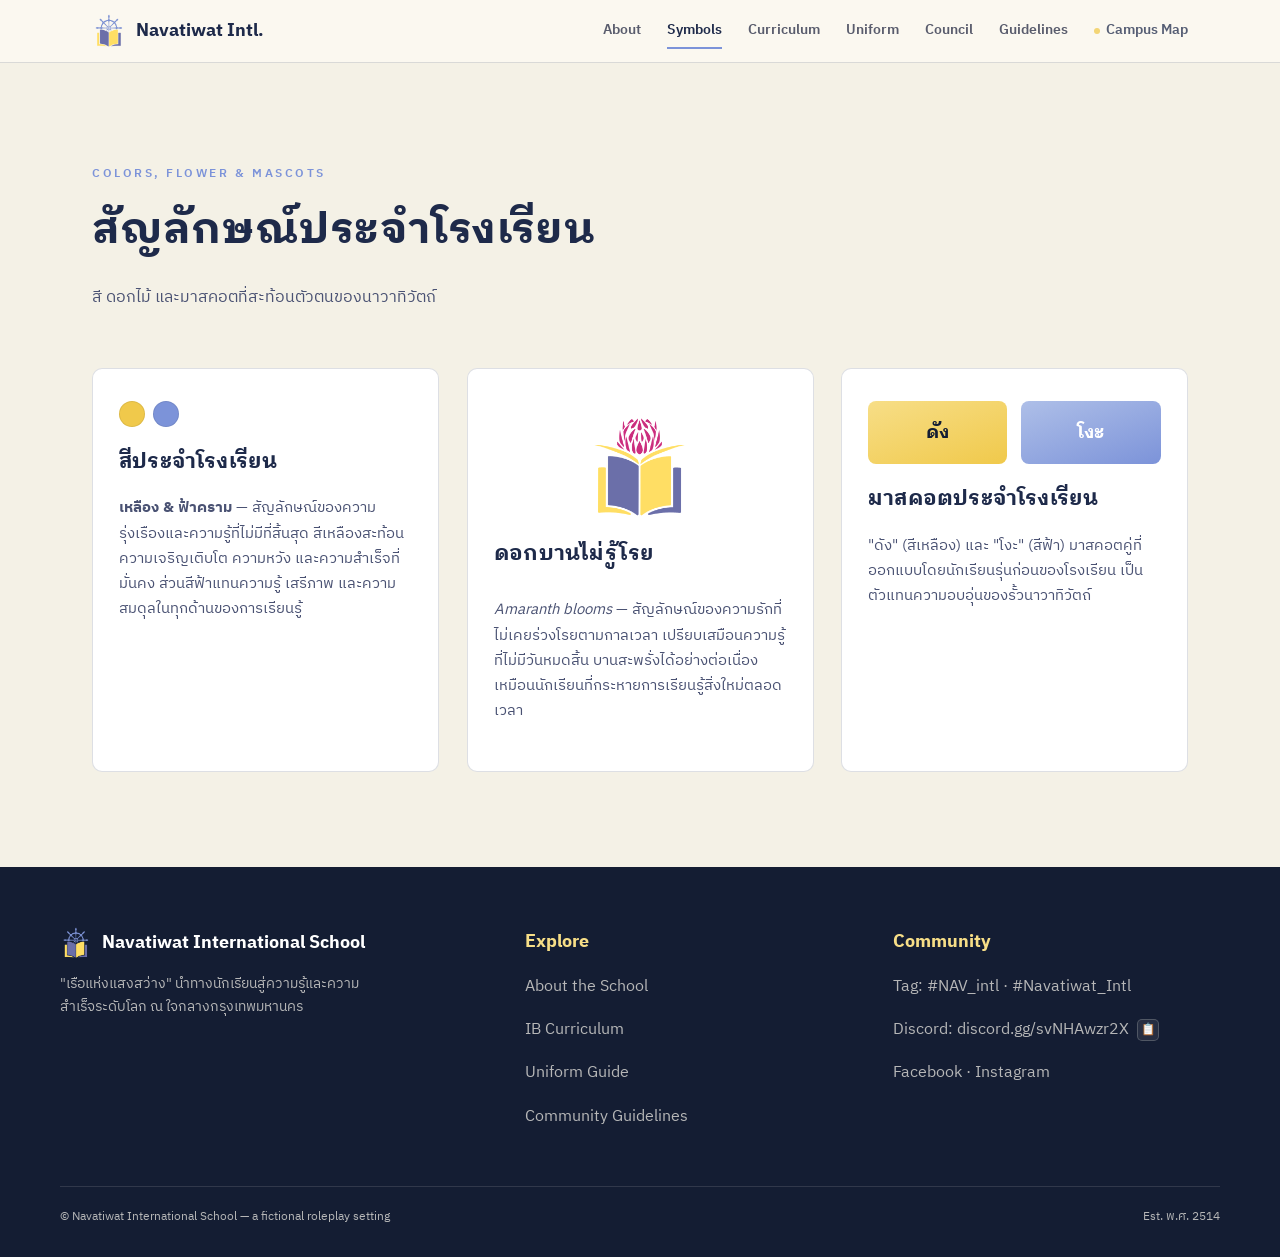
<file: symbols.html>
<!DOCTYPE html>
<html lang="th">
<head>
<meta charset="UTF-8">
<meta name="viewport" content="width=device-width, initial-scale=1.0">
<title>Symbols — Navatiwat International School</title>
<link rel="preconnect" href="https://fonts.googleapis.com">
<link href="https://fonts.googleapis.com/css2?family=IBM+Plex+Sans+Thai:wght@300;400;500;600;700&family=IBM+Plex+Sans+Thai+Looped:wght@400;600;700&display=swap" rel="stylesheet">
<link rel="stylesheet" href="assets/style.css">
</head>
<body>

<div class="scroll-progress"><div class="scroll-progress-bar" id="scrollProgressBar"></div></div>

<nav>
  <div class="navbar">
    <div class="brandmark">
      <a href="index.html" style="display:flex;align-items:center;gap:10px;text-decoration:none;">
        <img src="assets/logo.png" alt="NAV emblem">
        <span>Navatiwat Intl.</span>
      </a>
    </div>
    <div class="navlinks">
      <a href="about.html">About</a>
      <a href="symbols.html" class="active">Symbols</a>
      <a href="curriculum.html">Curriculum</a>
      <a href="uniform.html">Uniform</a>
      <a href="council.html">Council</a>
      <a href="rules.html">Guidelines</a>
      <a href="campus/index.html" class="campus-link">Campus Map</a>
    </div>
    <button class="navtoggle" aria-label="Toggle menu">&#9776;</button>
  </div>
</nav>

<section class="section alt-bg" id="symbols" style="overflow:hidden;">
  <div class="petal-field" id="petalField" aria-hidden="true"></div>
  <div class="wrap">
    <div class="section-head reveal">
      <span class="eyebrow">Colors, Flower &amp; Mascots</span>
      <h2>สัญลักษณ์ประจำโรงเรียน</h2>
      <p>สี ดอกไม้ และมาสคอตที่สะท้อนตัวตนของนาวาทิวัตถ์</p>
    </div>
    <div class="symbol-grid">
      <div class="symbol-card reveal">
        <div class="icon-row">
          <div class="swatch" style="background:var(--gold);"></div>
          <div class="swatch" style="background:var(--wheel-blue);"></div>
        </div>
        <h3>สีประจำโรงเรียน</h3>
        <p><strong>เหลือง &amp; ฟ้าคราม</strong> — สัญลักษณ์ของความรุ่งเรืองและความรู้ที่ไม่มีที่สิ้นสุด สีเหลืองสะท้อนความเจริญเติบโต ความหวัง และความสำเร็จที่มั่นคง ส่วนสีฟ้าแทนความรู้ เสรีภาพ และความสมดุลในทุกด้านของการเรียนรู้</p>
      </div>
      <div class="symbol-card flower-card reveal">
        <img src="assets/flower.png" alt="ดอกบานไม่รู้โรย สัญลักษณ์โรงเรียน">
        <h3>ดอกบานไม่รู้โรย</h3>
        <p><em>Amaranth blooms</em> — สัญลักษณ์ของความรักที่ไม่เคยร่วงโรยตามกาลเวลา เปรียบเสมือนความรู้ที่ไม่มีวันหมดสิ้น บานสะพรั่งได้อย่างต่อเนื่อง เหมือนนักเรียนที่กระหายการเรียนรู้สิ่งใหม่ตลอดเวลา</p>
      </div>
      <div class="symbol-card reveal">
        <div class="mascot-pair">
          <div class="mascot-pill yellow">ดัง</div>
          <div class="mascot-pill blue">โงะ</div>
        </div>
        <h3>มาสคอตประจำโรงเรียน</h3>
        <p>"ดัง" (สีเหลือง) และ "โงะ" (สีฟ้า) มาสคอตคู่ที่ออกแบบโดยนักเรียนรุ่นก่อนของโรงเรียน เป็นตัวแทนความอบอุ่นของรั้วนาวาทิวัตถ์</p>
      </div>
    </div>
  </div>
</section>


<footer>
  <div class="footer-inner">
    <div>
      <div class="footer-brand">
        <img src="assets/logo.png" alt="logo">
        <span>Navatiwat International School</span>
      </div>
      <p style="font-size:0.85rem;max-width:320px;">"เรือแห่งแสงสว่าง" นำทางนักเรียนสู่ความรู้และความสำเร็จระดับโลก ณ ใจกลางกรุงเทพมหานคร</p>
    </div>
    <div>
      <h4>Explore</h4>
      <p><a href="#about">About the School</a></p>
      <p><a href="#curriculum">IB Curriculum</a></p>
      <p><a href="#uniform">Uniform Guide</a></p>
      <p><a href="#rules">Community Guidelines</a></p>
    </div>
    <div>
      <h4>Community</h4>
      <p>Tag: #NAV_intl · #Navatiwat_Intl</p>
      <p>Discord: discord.gg/svNHAwzr2X</p>
      <p>Facebook · Instagram</p>
    </div>
  </div>
  <div class="footer-bottom">
    <span>&copy; Navatiwat International School — a fictional roleplay setting</span>
    <span>Est. พ.ศ. 2514</span>
  </div>
</footer>


<button id="backToTop" class="back-to-top" aria-label="กลับขึ้นด้านบน" title="กลับขึ้นด้านบน">↑</button>
<div id="toastContainer" class="toast-container" aria-live="polite"></div>

<script src="assets/script.js"></script>
</body>
</html>
</file>
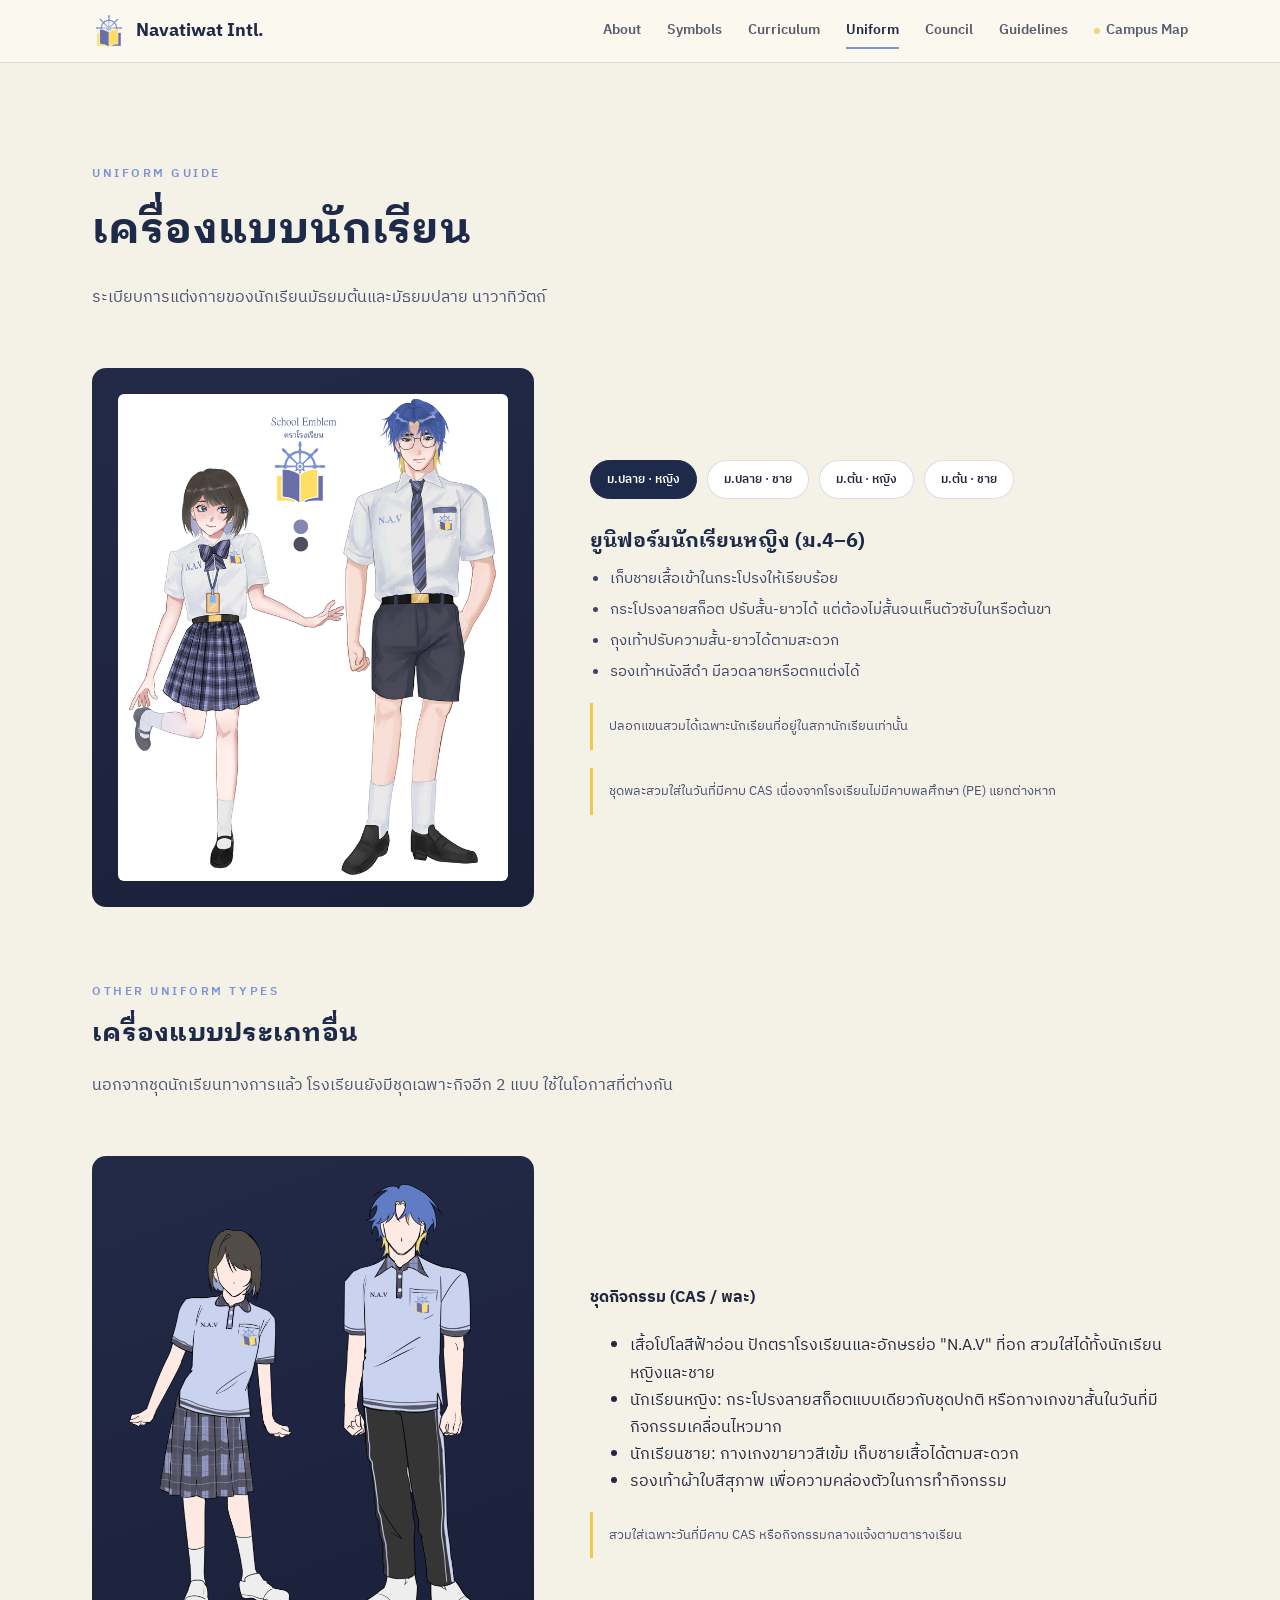
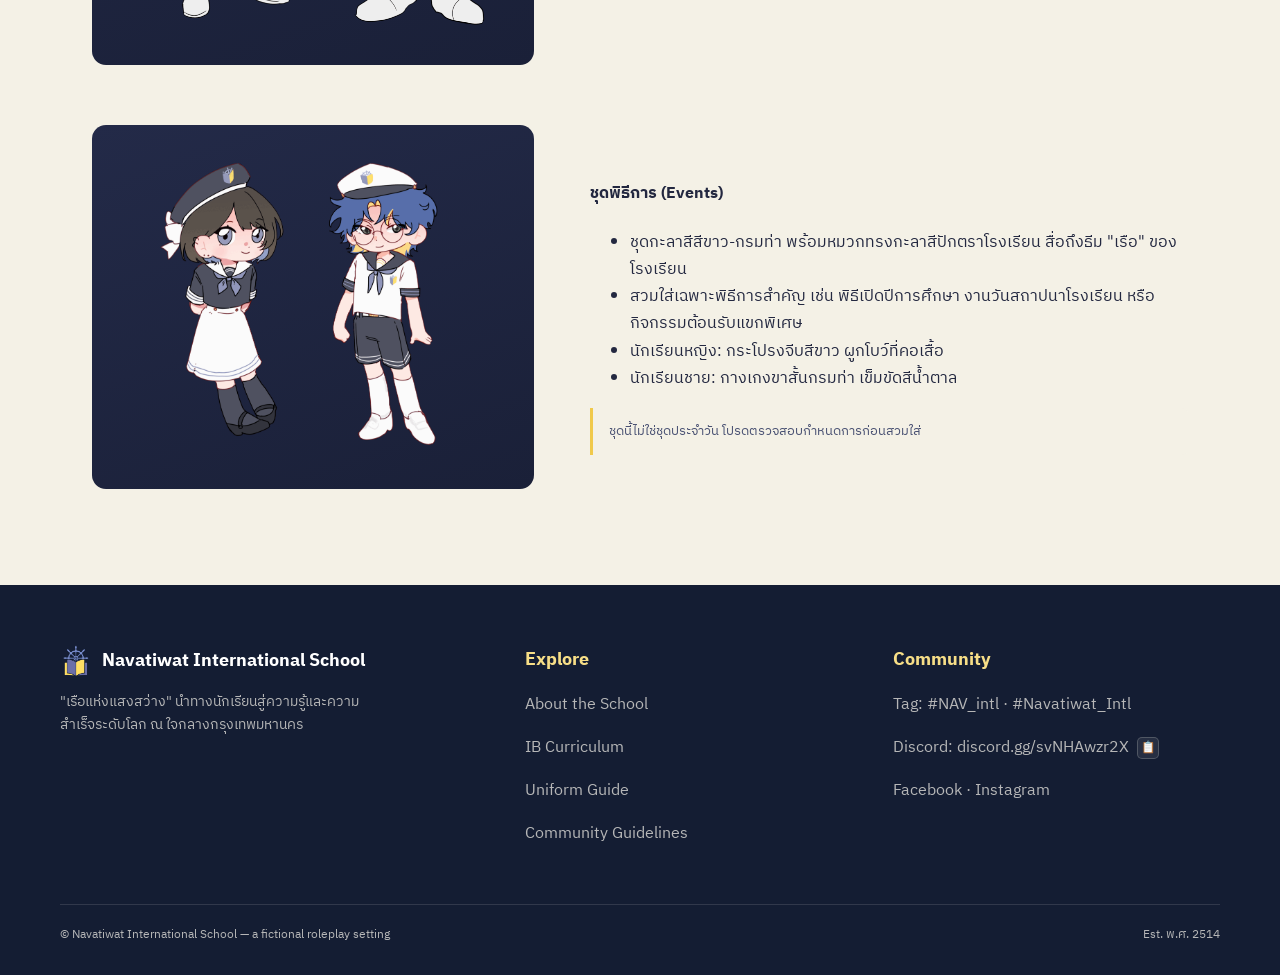
<file: uniform.html>
<!DOCTYPE html>
<html lang="th">
<head>
<meta charset="UTF-8">
<meta name="viewport" content="width=device-width, initial-scale=1.0">
<title>Uniform — Navatiwat International School</title>
<link rel="preconnect" href="https://fonts.googleapis.com">
<link href="https://fonts.googleapis.com/css2?family=IBM+Plex+Sans+Thai:wght@300;400;500;600;700&family=IBM+Plex+Sans+Thai+Looped:wght@400;600;700&display=swap" rel="stylesheet">
<link rel="stylesheet" href="assets/style.css">
</head>
<body>

<div class="scroll-progress"><div class="scroll-progress-bar" id="scrollProgressBar"></div></div>

<nav>
  <div class="navbar">
    <div class="brandmark">
      <a href="index.html" style="display:flex;align-items:center;gap:10px;text-decoration:none;">
        <img src="assets/logo.png" alt="NAV emblem">
        <span>Navatiwat Intl.</span>
      </a>
    </div>
    <div class="navlinks">
      <a href="about.html">About</a>
      <a href="symbols.html">Symbols</a>
      <a href="curriculum.html">Curriculum</a>
      <a href="uniform.html" class="active">Uniform</a>
      <a href="council.html">Council</a>
      <a href="rules.html">Guidelines</a>
      <a href="campus/index.html" class="campus-link">Campus Map</a>
    </div>
    <button class="navtoggle" aria-label="Toggle menu">&#9776;</button>
  </div>
</nav>

<section class="section alt-bg" id="uniform">
  <div class="wrap">
    <div class="section-head reveal">
      <span class="eyebrow">Uniform Guide</span>
      <h2>เครื่องแบบนักเรียน</h2>
      <p>ระเบียบการแต่งกายของนักเรียนมัธยมต้นและมัธยมปลาย นาวาทิวัตถ์</p>
    </div>
    <div class="uniform-layout">
      <div class="uniform-img-wrap reveal">
        <img id="uniformMainImg" src="assets/uniform.png" alt="เครื่องแบบนักเรียนนาวาทิวัตถ์ มัธยมปลาย">
      </div>
      <div class="reveal">
        <div class="uniform-tabs">
          <div class="utab on" data-tab="senior-girl" data-img="assets/uniform.png" data-alt="เครื่องแบบนักเรียนนาวาทิวัตถ์ มัธยมปลาย · หญิง">ม.ปลาย · หญิง</div>
          <div class="utab" data-tab="senior-boy" data-img="assets/uniform.png" data-alt="เครื่องแบบนักเรียนนาวาทิวัตถ์ มัธยมปลาย · ชาย">ม.ปลาย · ชาย</div>
          <div class="utab" data-tab="junior-girl" data-img="assets/uniform-junior.png" data-alt="เครื่องแบบนักเรียนนาวาทิวัตถ์ มัธยมต้น · หญิง">ม.ต้น · หญิง</div>
          <div class="utab" data-tab="junior-boy" data-img="assets/uniform-junior.png" data-alt="เครื่องแบบนักเรียนนาวาทิวัตถ์ มัธยมต้น · ชาย">ม.ต้น · ชาย</div>
        </div>

        <div class="upanel on" id="senior-girl">
          <h4>ยูนิฟอร์มนักเรียนหญิง (ม.4–6)</h4>
          <ul>
            <li>เก็บชายเสื้อเข้าในกระโปรงให้เรียบร้อย</li>
            <li>กระโปรงลายสก็อต ปรับสั้น-ยาวได้ แต่ต้องไม่สั้นจนเห็นตัวซับในหรือต้นขา</li>
            <li>ถุงเท้าปรับความสั้น-ยาวได้ตามสะดวก</li>
            <li>รองเท้าหนังสีดำ มีลวดลายหรือตกแต่งได้</li>
          </ul>
          <div class="note-box">ปลอกแขนสวมได้เฉพาะนักเรียนที่อยู่ในสภานักเรียนเท่านั้น</div>
        </div>

        <div class="upanel" id="senior-boy">
          <h4>ยูนิฟอร์มนักเรียนชาย (ม.4–6)</h4>
          <ul>
            <li>เก็บชายเสื้อเข้าในกางเกง ปักชื่อย่อโรงเรียน "N.A.V" ที่อกด้านขวา</li>
            <li>กางเกงขาสั้นสีกรมท่า ยาวเลยกลางสะบ้าได้เล็กน้อยตามความเหมาะสม</li>
            <li>ถุงเท้าปรับสั้น-ยาวได้ และเลือกสีอื่นนอกจากสีขาวได้</li>
            <li>รองเท้าคัทชูหรือรองเท้าผ้าใบ (งดรองเท้าแตะ เว้นแต่มีเหตุจำเป็น)</li>
          </ul>
        </div>

        <div class="upanel" id="junior-girl">
          <h4>ยูนิฟอร์มนักเรียนหญิง (ม.1–3)</h4>
          <ul>
            <li>เสื้อในกระโปรงเอี๊ยม ไม่สามารถถอดออกได้ ปักสัญลักษณ์โรงเรียนตามแบบ</li>
            <li>ปรับความสั้น-ยาวของกระโปรงได้ แต่ห้ามเลยเหนือหัวเข่า</li>
            <li>ถุงเท้าเลือกแบบใดก็ได้ตามความเหมาะสมกับวัย</li>
            <li>รองเท้าหนังสีดำ มีลวดลายหรือตกแต่งได้</li>
          </ul>
        </div>

        <div class="upanel" id="junior-boy">
          <h4>ยูนิฟอร์มนักเรียนชาย (ม.1–3)</h4>
          <ul>
            <li>เสื้อใส่นอกกางเกง ปักตราโรงเรียนที่อกด้านซ้าย (ไม่ปักชื่อย่อ)</li>
            <li>กางเกงขาสั้นลายสก็อต ยาวเลยกลางสะบ้าได้เล็กน้อยตามความเหมาะสม</li>
            <li>ถุงเท้าปรับสั้น-ยาวได้ และเลือกสีอื่นนอกจากสีขาวได้</li>
            <li>รองเท้าคัทชูหรือรองเท้าผ้าใบ (งดรองเท้าแตะ เว้นแต่มีเหตุจำเป็น)</li>
          </ul>
        </div>

        <div class="note-box" style="margin-top:18px;">ชุดพละสวมใส่ในวันที่มีคาบ CAS เนื่องจากโรงเรียนไม่มีคาบพลศึกษา (PE) แยกต่างหาก</div>
      </div>
    </div>

    <div class="section-head reveal" style="margin-top:70px;">
      <span class="eyebrow">Other Uniform Types</span>
      <h2 style="font-size:1.6rem;">เครื่องแบบประเภทอื่น</h2>
      <p>นอกจากชุดนักเรียนทางการแล้ว โรงเรียนยังมีชุดเฉพาะกิจอีก 2 แบบ ใช้ในโอกาสที่ต่างกัน</p>
    </div>

    <div class="uniform-layout reveal" style="margin-top:10px;">
      <div class="uniform-img-wrap reveal">
        <img src="assets/uniform-activities.png" alt="ชุดกิจกรรม / ชุดพละ นาวาทิวัตถ์">
      </div>
      <div class="reveal">
        <h4>ชุดกิจกรรม (CAS / พละ)</h4>
        <ul>
          <li>เสื้อโปโลสีฟ้าอ่อน ปักตราโรงเรียนและอักษรย่อ "N.A.V" ที่อก สวมใส่ได้ทั้งนักเรียนหญิงและชาย</li>
          <li>นักเรียนหญิง: กระโปรงลายสก็อตแบบเดียวกับชุดปกติ หรือกางเกงขาสั้นในวันที่มีกิจกรรมเคลื่อนไหวมาก</li>
          <li>นักเรียนชาย: กางเกงขายาวสีเข้ม เก็บชายเสื้อได้ตามสะดวก</li>
          <li>รองเท้าผ้าใบสีสุภาพ เพื่อความคล่องตัวในการทำกิจกรรม</li>
        </ul>
        <div class="note-box">สวมใส่เฉพาะวันที่มีคาบ CAS หรือกิจกรรมกลางแจ้งตามตารางเรียน</div>
      </div>
    </div>

    <div class="uniform-layout reveal" style="margin-top:60px;">
      <div class="uniform-img-wrap reveal">
        <img src="assets/uniform-events.png" alt="ชุดพิธีการ นาวาทิวัตถ์">
      </div>
      <div class="reveal">
        <h4>ชุดพิธีการ (Events)</h4>
        <ul>
          <li>ชุดกะลาสีสีขาว-กรมท่า พร้อมหมวกทรงกะลาสีปักตราโรงเรียน สื่อถึงธีม "เรือ" ของโรงเรียน</li>
          <li>สวมใส่เฉพาะพิธีการสำคัญ เช่น พิธีเปิดปีการศึกษา งานวันสถาปนาโรงเรียน หรือกิจกรรมต้อนรับแขกพิเศษ</li>
          <li>นักเรียนหญิง: กระโปรงจีบสีขาว ผูกโบว์ที่คอเสื้อ</li>
          <li>นักเรียนชาย: กางเกงขาสั้นกรมท่า เข็มขัดสีน้ำตาล</li>
        </ul>
        <div class="note-box">ชุดนี้ไม่ใช่ชุดประจำวัน โปรดตรวจสอบกำหนดการก่อนสวมใส่</div>
      </div>
    </div>
  </div>
</section>


<footer>
  <div class="footer-inner">
    <div>
      <div class="footer-brand">
        <img src="assets/logo.png" alt="logo">
        <span>Navatiwat International School</span>
      </div>
      <p style="font-size:0.85rem;max-width:320px;">"เรือแห่งแสงสว่าง" นำทางนักเรียนสู่ความรู้และความสำเร็จระดับโลก ณ ใจกลางกรุงเทพมหานคร</p>
    </div>
    <div>
      <h4>Explore</h4>
      <p><a href="#about">About the School</a></p>
      <p><a href="#curriculum">IB Curriculum</a></p>
      <p><a href="#uniform">Uniform Guide</a></p>
      <p><a href="#rules">Community Guidelines</a></p>
    </div>
    <div>
      <h4>Community</h4>
      <p>Tag: #NAV_intl · #Navatiwat_Intl</p>
      <p>Discord: discord.gg/svNHAwzr2X</p>
      <p>Facebook · Instagram</p>
    </div>
  </div>
  <div class="footer-bottom">
    <span>&copy; Navatiwat International School — a fictional roleplay setting</span>
    <span>Est. พ.ศ. 2514</span>
  </div>
</footer>


<button id="backToTop" class="back-to-top" aria-label="กลับขึ้นด้านบน" title="กลับขึ้นด้านบน">↑</button>
<div id="toastContainer" class="toast-container" aria-live="polite"></div>

<script src="assets/script.js"></script>
</body>
</html>
</file>
<file: assets/style.css>
/* Navatiwat International School — shared stylesheet */
/* Linked from every page via <link rel="stylesheet" href="assets/style.css"> */

  :root{
    --navy:#1E2A4A;
    --navy-deep:#141d33;
    --wheel-blue:#7C93D9;
    --wheel-blue-soft:#AEBFE8;
    --gold:#F0C94B;
    --gold-soft:#F7DE87;
    --cream:#FBF8F0;
    --ink:#232840;
    --paper:#F4F1E6;
    --line: rgba(30,42,74,0.15);
  }
  *{box-sizing:border-box;}
  html{scroll-behavior:smooth;}
  body{
    margin:0;
    background:var(--cream);
    color:var(--ink);
    font-family:'IBM Plex Sans Thai',sans-serif;
    line-height:1.7;
    overflow-x:hidden;
  }
  h1,h2,h3,.display{
    font-family:'IBM Plex Sans Thai Looped','IBM Plex Sans Thai',sans-serif;
    color:var(--navy);
    letter-spacing:0.01em;
  }
  .eyebrow{
    font-family:'IBM Plex Sans Thai',sans-serif;
    text-transform:uppercase;
    letter-spacing:0.22em;
    font-size:0.72rem;
    font-weight:600;
    color:var(--wheel-blue);
  }
  a{color:inherit;}
  img{max-width:100%;display:block;}
  .wrap{max-width:1160px;margin:0 auto;padding:0 32px;}
  section{position:relative;}

  /* ---------- NAV ---------- */
  nav{
    position:sticky;top:0;z-index:50;
    background:rgba(251,248,240,0.9);
    backdrop-filter:blur(8px);
    border-bottom:1px solid var(--line);
  }
  .navbar{
    display:flex;align-items:center;justify-content:space-between;
    padding:14px 32px;max-width:1160px;margin:0 auto;
  }
  .brandmark{display:flex;align-items:center;gap:10px;}
  .brandmark img{width:34px;height:34px;object-fit:contain;}
  .brandmark span{font-family:'IBM Plex Sans Thai Looped','IBM Plex Sans Thai',sans-serif;font-weight:700;font-size:1.15rem;color:var(--navy);}
  .navlinks{display:flex;gap:26px;font-size:0.85rem;font-weight:600;}
  .navlinks a{text-decoration:none;color:var(--ink);opacity:0.75;transition:opacity .2s, color .2s;position:relative;}
  .navlinks a:hover{opacity:1;color:var(--wheel-blue);}
  .navlinks a::after{
    content:"";position:absolute;left:0;bottom:-6px;width:0;height:2px;
    background:var(--gold);transition:width .25s ease;
  }
  .navlinks a:hover::after{width:100%;}
  .navlinks a.active{opacity:1;color:var(--navy);}
  .navlinks a.active::after{width:100%;background:var(--wheel-blue);}
  .navlinks a.campus-link{
    display:inline-flex;align-items:center;gap:6px;
    color:var(--navy);
  }
  .navlinks a.campus-link::before{
    content:"";width:6px;height:6px;border-radius:50%;
    background:var(--gold);display:inline-block;
  }
  .navtoggle{display:none;background:none;border:none;font-size:1.4rem;cursor:pointer;color:var(--navy);}

  /* ---------- MARQUEE ---------- */
  .marquee{
    background:var(--gold);color:var(--navy-deep);
    overflow:hidden;white-space:nowrap;padding:9px 0;
    border-top:1px solid rgba(30,42,74,0.15);
    border-bottom:1px solid rgba(30,42,74,0.15);
  }
  .marquee-track{
    display:inline-flex;gap:0;animation:marquee 22s linear infinite;
    width:max-content;
  }
  .marquee-track span{
    padding:0 26px;font-size:0.78rem;font-weight:700;letter-spacing:0.08em;
    display:inline-flex;align-items:center;gap:26px;
  }
  .marquee-track span:not(:last-child)::after{content:"✦";margin-left:26px;opacity:0.5;font-size:0.7rem;}
  @keyframes marquee{ from{transform:translateX(0);} to{transform:translateX(-50%);} }
  .marquee:hover .marquee-track{animation-play-state:paused;}

  /* ---------- HERO ---------- */
  .hero{
    position:relative;
    background:radial-gradient(ellipse at 20% -10%, #2c3c6b 0%, var(--navy) 45%, var(--navy-deep) 100%);
    color:var(--cream);
    padding:100px 32px 0;
    overflow:hidden;
  }
  .hero-inner{
    max-width:1160px;margin:0 auto;
    display:grid;grid-template-columns:1.15fr 0.85fr;gap:40px;align-items:center;
    position:relative;z-index:3;
  }
  .hero-tag{
    display:inline-flex;align-items:center;gap:8px;
    border:1px solid rgba(240,201,75,0.4);
    color:var(--gold-soft);
    padding:6px 14px;border-radius:999px;
    font-size:0.72rem;letter-spacing:0.18em;text-transform:uppercase;font-weight:600;
    margin-bottom:22px;
  }
  .hero h1{
    font-size:clamp(2.4rem,5vw,4rem);
    font-weight:700;
    line-height:1.08;
    margin:0 0 6px;
    color:#fff;
  }
  .hero .th-name{
    font-family:'IBM Plex Sans Thai Looped','IBM Plex Sans Thai',sans-serif;
    font-size:clamp(1.3rem,2.6vw,1.9rem);
    font-weight:600;
    color:var(--gold-soft);
    display:block;
    margin-bottom:22px;
  }
  .hero p.lede{
    max-width:520px;
    color:rgba(251,248,240,0.82);
    font-size:1.05rem;
    margin-bottom:30px;
  }
  .motto{
    font-family:'IBM Plex Sans Thai Looped','IBM Plex Sans Thai',sans-serif;
    font-style:italic;
    font-size:1.15rem;
    color:var(--gold-soft);
    border-left:2px solid var(--gold);
    padding-left:16px;
    margin:0 0 34px;
  }
  .hero-ctas{display:flex;gap:14px;flex-wrap:wrap;}
  .btn{
    display:inline-flex;align-items:center;gap:8px;
    padding:13px 26px;border-radius:4px;
    font-size:0.85rem;font-weight:600;letter-spacing:0.03em;
    text-decoration:none;cursor:pointer;border:1px solid transparent;
    transition:transform .2s ease, box-shadow .2s ease, background .2s ease;
  }
  .btn-gold{background:var(--gold);color:var(--navy-deep);}
  .btn-gold:hover{transform:translateY(-2px);box-shadow:0 10px 24px rgba(240,201,75,0.28);}
  .btn-ghost{border:1px solid rgba(251,248,240,0.35);color:var(--cream);}
  .btn-ghost:hover{background:rgba(251,248,240,0.08);transform:translateY(-2px);}

  .hero-seal{
    position:relative;
    display:flex;align-items:center;justify-content:center;
    transition:transform .15s ease-out;
  }
  .hero-seal img{
    width:100%;max-width:340px;
    filter:drop-shadow(0 20px 40px rgba(0,0,0,0.35));
    animation:spin-slow 70s linear infinite, seal-in 1s cubic-bezier(.2,.9,.3,1.2);
  }
  @keyframes spin-slow{ from{transform:rotate(0deg);} to{transform:rotate(360deg);} }
  @keyframes seal-in{ from{opacity:0;transform:scale(0.6) rotate(-25deg);} to{opacity:1;transform:scale(1) rotate(0deg);} }

  .wave{
    position:relative;width:100%;height:90px;margin-top:60px;
  }
  .wave svg{width:100%;height:100%;display:block;}
  .wave path{animation:wave-breathe 7s ease-in-out infinite;transform-origin:center;}
  @keyframes wave-breathe{
    0%,100%{transform:translateY(0);}
    50%{transform:translateY(6px);}
  }

  /* founding strip */
  .strip{
    background:var(--navy-deep);
    color:var(--wheel-blue-soft);
    padding:0 32px 26px;
  }
  .strip-inner{
    max-width:1160px;margin:0 auto;
    display:flex;flex-wrap:wrap;gap:40px;
    font-size:0.8rem;letter-spacing:0.06em;text-transform:uppercase;
    font-weight:600;
    padding-top:0;
  }
  .strip-inner div span{display:block;color:var(--gold-soft);font-family:'IBM Plex Sans Thai Looped','IBM Plex Sans Thai',sans-serif;text-transform:none;letter-spacing:0;font-size:1.3rem;font-weight:700;margin-top:2px;}

  /* ---------- SECTION GENERIC ---------- */
  .section{padding:96px 32px;}
  .section-head{max-width:640px;margin-bottom:56px;}
  .section-head h2{font-size:clamp(1.9rem,3.4vw,2.7rem);margin:8px 0 14px;font-weight:700;}
  .section-head p{color:#4a5273;font-size:1.02rem;}
  .alt-bg{background:var(--paper);}

  .petal-field{position:absolute;inset:0;overflow:hidden;pointer-events:none;z-index:0;}
  .petal{
    position:absolute;top:-24px;width:10px;height:10px;border-radius:60% 0 60% 0;
    background:#C23B7A;opacity:0.55;
    animation:petal-fall linear infinite;
  }
  @keyframes petal-fall{
    0%{transform:translateY(0) translateX(0) rotate(0deg);opacity:0;}
    8%{opacity:0.55;}
    100%{transform:translateY(560px) translateX(var(--drift,40px)) rotate(320deg);opacity:0;}
  }
  #symbols .wrap{position:relative;z-index:1;}

  /* ---------- ABOUT ---------- */
  .about-grid{
    display:grid;grid-template-columns:1fr 1fr;gap:60px;align-items:start;
  }
  .about-grid p{color:#3c4468;margin-bottom:18px;}
  .name-meaning{
    background:#fff;border:1px solid var(--line);border-radius:8px;
    padding:26px 28px;margin-top:10px;
  }
  .name-meaning .th{font-family:'IBM Plex Sans Thai Looped','IBM Plex Sans Thai',sans-serif;font-size:1.5rem;font-weight:700;color:var(--navy);}
  .name-meaning .en{font-family:'IBM Plex Sans Thai Looped','IBM Plex Sans Thai',sans-serif;font-style:italic;color:var(--wheel-blue);font-size:1.05rem;}
  .facts{display:flex;flex-direction:column;gap:0;border-top:1px solid var(--line);}
  .fact-row{display:flex;justify-content:space-between;padding:16px 0;border-bottom:1px solid var(--line);font-size:0.92rem;}
  .fact-row .k{color:var(--wheel-blue);font-weight:600;letter-spacing:0.03em;text-transform:uppercase;font-size:0.72rem;}
  .fact-row .v{color:var(--ink);font-weight:500;text-align:right;}

  /* ---------- SYMBOLS ---------- */
  .symbol-grid{
    display:grid;grid-template-columns:repeat(3,1fr);gap:28px;
  }
  .symbol-card{
    background:#fff;border:1px solid var(--line);border-radius:10px;
    padding:32px 26px;text-align:left;
    transform-style:preserve-3d;transition:transform .25s ease, box-shadow .25s ease;
    will-change:transform;
  }
  .symbol-card:hover{box-shadow:0 18px 34px rgba(30,42,74,0.12);}
  .symbol-card .icon-row{display:flex;gap:8px;margin-bottom:18px;}
  .swatch{width:26px;height:26px;border-radius:50%;border:1px solid rgba(0,0,0,0.08);}
  .symbol-card h3{font-size:1.3rem;margin:0 0 10px;}
  .symbol-card p{color:#4a5273;font-size:0.93rem;}
  .flower-card{grid-column:span 1;display:flex;flex-direction:column;align-items:flex-start;}
  .flower-card img{width:120px;height:120px;object-fit:contain;margin-bottom:16px;align-self:center;}
  .mascot-pair{display:flex;gap:14px;margin-bottom:18px;}
  .mascot-pill{
    flex:1;border-radius:8px;padding:16px;text-align:center;
    font-family:'IBM Plex Sans Thai Looped','IBM Plex Sans Thai',sans-serif;font-weight:700;font-size:1.15rem;
  }
  .mascot-pill.yellow{background:linear-gradient(160deg,var(--gold-soft),var(--gold));color:var(--navy-deep);}
  .mascot-pill.blue{background:linear-gradient(160deg,var(--wheel-blue-soft),var(--wheel-blue));color:#fff;}

  /* ---------- WHEEL / CURRICULUM ---------- */
  .curriculum-layout{display:grid;grid-template-columns:0.9fr 1.1fr;gap:60px;align-items:center;}
  .wheel-wrap{position:relative;display:flex;align-items:center;justify-content:center;}
  .wheel-svg{width:100%;max-width:420px;transform-origin:50% 50%;animation:helm-sway 8s ease-in-out infinite;}
  @keyframes helm-sway{
    0%,100%{transform:rotate(-3deg);}
    50%{transform:rotate(3deg);}
  }
  .group-list{display:flex;flex-direction:column;gap:14px;}
  .group-item{
    display:grid;grid-template-columns:auto 1fr;gap:16px;align-items:start;
    background:#fff;border:1px solid var(--line);border-radius:8px;
    padding:16px 20px;cursor:default;transition:border-color .2s, transform .2s, box-shadow .2s;
  }
  .group-item:hover, .group-item.active{border-color:var(--wheel-blue);transform:translateX(4px);box-shadow:0 8px 18px rgba(124,147,217,0.18);}
  .group-dot{width:14px;height:14px;border-radius:50%;margin-top:6px;transition:transform .2s ease;}
  .group-item:hover .group-dot, .group-item.active .group-dot{transform:scale(1.3);}
  .group-item h4{margin:0 0 4px;font-family:'IBM Plex Sans Thai Looped','IBM Plex Sans Thai',sans-serif;font-size:1.15rem;color:var(--navy);}
  .group-item p{margin:0;color:#4a5273;font-size:0.87rem;}

  .wheel-spoke{transition:stroke .25s ease, stroke-width .25s ease;}
  .wheel-spoke.hl{stroke:#F0C94B;stroke-width:12;}
  .wheel-label{transition:fill .25s ease, font-size .2s ease;}
  .wheel-label.hl{fill:#F0C94B;font-size:15px;}

  .core-strip{
    margin-top:56px;display:grid;grid-template-columns:repeat(3,1fr);gap:22px;
  }
  .core-card{
    background:var(--navy);color:var(--cream);border-radius:10px;padding:26px 24px;
  }
  .core-card .eyebrow{color:var(--gold-soft);}
  .core-card h4{font-family:'IBM Plex Sans Thai Looped','IBM Plex Sans Thai',sans-serif;font-size:1.3rem;margin:6px 0 8px;color:#fff;}
  .core-card p{color:rgba(251,248,240,0.75);font-size:0.88rem;margin:0;}

  .programme-row{display:flex;flex-wrap:wrap;gap:14px;margin-top:40px;}
  .prog-chip{
    border:1px solid var(--line);border-radius:999px;padding:10px 18px;font-size:0.82rem;font-weight:600;color:var(--navy);
    background:#fff;
  }
  .prog-chip.active{background:var(--navy);color:var(--gold-soft);border-color:var(--navy);}

  /* track suggestion */
  .track-grid{display:grid;grid-template-columns:repeat(auto-fit,minmax(220px,1fr));gap:16px;margin-top:40px;}
  .track-card{border:1px dashed var(--wheel-blue-soft);border-radius:8px;padding:18px 20px;background:#fff;}
  .track-card .eyebrow{color:var(--navy);opacity:0.55;}
  .track-card h4{margin:6px 0 8px;font-size:1.05rem;font-family:'IBM Plex Sans Thai Looped','IBM Plex Sans Thai',sans-serif;}
  .track-card p{margin:0;font-size:0.85rem;color:#4a5273;}

  /* schedule table */
  table.schedule{width:100%;border-collapse:collapse;margin-top:20px;background:#fff;}
  table.schedule th, table.schedule td{
    border:1px solid var(--line);padding:10px 8px;text-align:center;font-size:0.82rem;
  }
  table.schedule th{background:var(--navy);color:var(--gold-soft);font-weight:600;}
  table.schedule td.tag{background:var(--paper);font-weight:600;color:var(--navy);}

  /* ---------- UNIFORM ---------- */
  .uniform-layout{display:grid;grid-template-columns:0.85fr 1.15fr;gap:56px;align-items:center;}
  .uniform-img-wrap{
    background:linear-gradient(160deg,#232a48,#1a2038);
    border-radius:14px;padding:26px;
    display:flex;align-items:center;justify-content:center;
  }
  .uniform-img-wrap img{border-radius:6px;}
  .uniform-tabs{display:flex;gap:10px;margin-bottom:26px;flex-wrap:wrap;}
  .utab{
    padding:8px 16px;border-radius:999px;border:1px solid var(--line);
    font-size:0.78rem;font-weight:600;cursor:pointer;background:#fff;color:var(--ink);
  }
  .utab.on{background:var(--navy);color:#fff;border-color:var(--navy);}
  .upanel{display:none;}
  .upanel.on{display:block;}
  .upanel h4{font-family:'IBM Plex Sans Thai Looped','IBM Plex Sans Thai',sans-serif;font-size:1.25rem;margin:18px 0 8px;color:var(--navy);}
  .upanel ul{margin:0 0 18px;padding-left:20px;color:#3c4468;font-size:0.92rem;}
  .upanel li{margin-bottom:6px;}
  .note-box{
    background:var(--paper);border-left:3px solid var(--gold);padding:12px 16px;font-size:0.83rem;color:#4a5273;border-radius:0 6px 6px 0;
  }

  /* ---------- COUNCIL ---------- */
  .council-tree{display:flex;flex-direction:column;align-items:center;gap:10px;}
  .council-row{display:flex;gap:14px;flex-wrap:wrap;justify-content:center;}
  .seat{
    background:#fff;border:1px solid var(--line);border-radius:8px;
    padding:14px 18px;text-align:center;min-width:130px;
    font-size:0.78rem;font-weight:600;color:var(--navy);
  }
  .seat.top{background:var(--navy);color:var(--gold-soft);border-color:var(--navy);font-size:0.85rem;padding:18px 24px;}
  .seat .role{display:block;font-family:'IBM Plex Sans Thai Looped','IBM Plex Sans Thai',sans-serif;font-size:0.95rem;margin-bottom:2px;}
  .seat .slot{opacity:0.55;font-weight:500;font-size:0.72rem;}
  .connector{width:1px;height:18px;background:var(--line);}

  /* ---------- RULES ---------- */
  .rules-grid{display:grid;grid-template-columns:repeat(2,1fr);gap:20px;}
  .rule-card{
    background:#fff;border:1px solid var(--line);border-radius:8px;padding:22px 24px;
  }
  .rule-card h4{margin:0 0 10px;font-family:'IBM Plex Sans Thai Looped','IBM Plex Sans Thai',sans-serif;font-size:1.15rem;color:var(--navy);display:flex;align-items:center;gap:8px;}
  .rule-card ul{margin:0;padding-left:18px;color:#4a5273;font-size:0.88rem;}
  .rule-card li{margin-bottom:6px;}

  .subrule{border-top:1px solid var(--line);margin-top:18px;padding-top:16px;}
  .subrule h5{
    margin:0 0 8px;font-family:'IBM Plex Sans Thai Looped','IBM Plex Sans Thai',sans-serif;font-size:1.02rem;
    color:var(--navy);font-weight:700;
  }
  .subrule p{margin:0;color:#4a5273;font-size:0.88rem;}
  .swatch-table{margin-top:14px;}
  .swatch-row{display:flex;flex-wrap:wrap;gap:8px;}
  .swatch-row.swatch-head{margin-bottom:10px;}
  .swatch-row.swatch-head span{
    font-size:0.76rem;font-weight:600;letter-spacing:0.02em;color:#B23A3A;
    background:rgba(178,58,58,0.08);border:1px solid rgba(178,58,58,0.25);
    padding:6px 12px;border-radius:6px;display:inline-block;
  }
  .hue-chip{
    padding:9px 14px;border-radius:999px;font-size:0.75rem;font-weight:600;
    color:#232840;box-shadow:inset 0 0 0 1px rgba(0,0,0,0.08);
    position:relative;
  }
  .hue-chip::after{
    content:"✕";position:absolute;top:-6px;right:-6px;
    width:16px;height:16px;border-radius:50%;background:#B23A3A;color:#fff;
    font-size:0.6rem;display:flex;align-items:center;justify-content:center;
  }

  /* ---------- FOOTER ---------- */
  footer{
    background:var(--navy-deep);color:rgba(251,248,240,0.7);
    padding:60px 32px 30px;
  }
  .footer-inner{max-width:1160px;margin:0 auto;display:grid;grid-template-columns:1.3fr 1fr 1fr;gap:40px;}
  footer h4{color:var(--gold-soft);font-family:'IBM Plex Sans Thai Looped','IBM Plex Sans Thai',sans-serif;font-size:1.1rem;margin:0 0 14px;}
  footer a{text-decoration:none;color:rgba(251,248,240,0.7);}
  footer a:hover{color:var(--gold-soft);}
  .footer-brand{display:flex;align-items:center;gap:10px;margin-bottom:14px;}
  .footer-brand img{width:32px;height:32px;}
  .footer-brand span{font-family:'IBM Plex Sans Thai Looped','IBM Plex Sans Thai',sans-serif;font-weight:700;color:#fff;font-size:1.1rem;}
  .footer-bottom{
    max-width:1160px;margin:40px auto 0;padding-top:20px;border-top:1px solid rgba(251,248,240,0.12);
    font-size:0.75rem;display:flex;justify-content:space-between;flex-wrap:wrap;gap:10px;
  }

  /* ---------- RESPONSIVE ---------- */
  @media (max-width: 860px){
    .navbar{position:relative;}
    .navlinks{
      display:none;
      position:absolute;
      top:100%;
      left:0;right:0;
      flex-direction:column;
      align-items:flex-start;
      gap:0;
      background:var(--cream);
      border-bottom:1px solid var(--line);
      box-shadow:0 16px 30px rgba(30,42,74,0.14);
      z-index:60;
      max-height:70vh;
      overflow-y:auto;
      -webkit-overflow-scrolling:touch;
    }
    .navlinks.open{display:flex;}
    .navlinks a{width:100%;padding:14px 22px;border-bottom:1px solid var(--line);}
    .navlinks a::after{display:none;}
    .navtoggle{display:block;}
    .hero-inner{grid-template-columns:1fr;}
    .hero-seal{order:-1;margin-bottom:20px;}
    .hero-seal img{max-width:200px;}
    .about-grid, .curriculum-layout, .uniform-layout{grid-template-columns:1fr;}
    .symbol-grid{grid-template-columns:1fr;}
    .core-strip{grid-template-columns:1fr;}
    .rules-grid{grid-template-columns:1fr;}
    .footer-inner{grid-template-columns:1fr;}
    .strip-inner{gap:20px;}
    .section{padding:64px 22px;}
  }

  .reveal{opacity:0;transform:translateY(18px);transition:opacity .7s ease, transform .7s ease;}
  .reveal.show{opacity:1;transform:none;}


/* ---------- QUICK LINKS (index page) ---------- */
.quicklink-grid{
  display:grid;grid-template-columns:repeat(auto-fit,minmax(260px,1fr));gap:18px;
}
.quicklink-card{
  display:flex;align-items:center;gap:16px;
  background:#fff;border:1px solid var(--line);border-radius:10px;
  padding:22px 24px;text-decoration:none;color:var(--ink);
  transition:transform .2s ease, box-shadow .2s ease, border-color .2s ease;
}
.quicklink-card:hover{
  transform:translateY(-4px);
  box-shadow:0 16px 30px rgba(30,42,74,0.12);
  border-color:var(--wheel-blue);
}
.ql-num{
  font-family:'IBM Plex Sans Thai Looped','IBM Plex Sans Thai',sans-serif;
  font-weight:700;font-size:1.4rem;color:var(--wheel-blue-soft);
}
.ql-label{flex:1;font-weight:600;font-size:1rem;color:var(--navy);}
.ql-arrow{opacity:0.4;transition:transform .2s ease, opacity .2s ease;}
.quicklink-card:hover .ql-arrow{transform:translateX(4px);opacity:1;}


/* ===========================================================
   INTERACTIVITY LAYER — added on top of the original design.
   Scroll progress, back-to-top, toasts, copy chips, lightbox,
   rules accordion, mascot bounce. All touch + mouse friendly.
   =========================================================== */

/* ---- scroll progress bar ---- */
.scroll-progress{
  position:fixed;top:0;left:0;right:0;height:3px;z-index:200;
  background:transparent;pointer-events:none;
}
.scroll-progress-bar{
  height:100%;width:0%;
  background:linear-gradient(90deg,var(--wheel-blue),var(--gold));
  transition:width .1s linear;
}

/* ---- back to top ---- */
.back-to-top{
  position:fixed;right:20px;bottom:20px;z-index:90;
  width:44px;height:44px;border-radius:50%;
  background:var(--navy);color:var(--gold-soft);
  border:1px solid rgba(251,248,240,0.15);
  font-size:1.15rem;line-height:1;cursor:pointer;
  display:flex;align-items:center;justify-content:center;
  box-shadow:0 10px 24px rgba(30,42,74,0.28);
  opacity:0;transform:translateY(12px) scale(0.9);
  pointer-events:none;
  transition:opacity .25s ease, transform .25s ease, background .2s ease;
}
.back-to-top.show{opacity:1;transform:translateY(0) scale(1);pointer-events:auto;}
.back-to-top:hover{background:var(--navy-deep);}
.back-to-top:active{transform:scale(0.92);}

/* ---- toasts ---- */
.toast-container{
  position:fixed;left:50%;bottom:26px;transform:translateX(-50%);
  z-index:300;display:flex;flex-direction:column;gap:8px;align-items:center;
  pointer-events:none;
}
.toast{
  background:var(--navy);color:var(--cream);
  padding:10px 18px;border-radius:999px;
  font-size:0.82rem;font-weight:600;
  box-shadow:0 12px 24px rgba(30,42,74,0.3);
  opacity:0;transform:translateY(10px);
  transition:opacity .25s ease, transform .25s ease;
  white-space:nowrap;
}
.toast.show{opacity:1;transform:translateY(0);}

/* ---- copy chip next to Discord invite text ---- */
.copy-line{position:relative;padding-right:2px;}
.copy-btn{
  display:inline-flex;align-items:center;justify-content:center;
  margin-left:8px;width:22px;height:22px;border-radius:5px;
  border:1px solid var(--line);background:#fff;cursor:pointer;
  font-size:0.72rem;line-height:1;vertical-align:middle;
  transition:transform .15s ease, background .15s ease, border-color .15s ease;
}
.copy-btn:hover{border-color:var(--wheel-blue);}
.copy-btn:active{transform:scale(0.9);}
.copy-btn.copied{background:var(--gold);border-color:var(--gold);}
footer .copy-btn{background:rgba(251,248,240,0.08);border-color:rgba(251,248,240,0.2);}
footer .copy-btn:hover{border-color:var(--gold-soft);}

/* ---- lightbox ---- */
img.zoomable{cursor:zoom-in;}
.lightbox-overlay{
  position:fixed;inset:0;z-index:500;
  background:rgba(20,29,51,0.92);
  display:flex;align-items:center;justify-content:center;
  opacity:0;visibility:hidden;
  transition:opacity .25s ease, visibility .25s ease;
  padding:40px 20px;
}
.lightbox-overlay.open{opacity:1;visibility:visible;}
.lightbox-overlay .lightbox-img{
  max-width:min(640px,90vw);max-height:82vh;object-fit:contain;
  border-radius:10px;
  box-shadow:0 30px 60px rgba(0,0,0,0.4);
  transform:scale(0.94);transition:transform .25s ease;
}
.lightbox-overlay.open .lightbox-img{transform:scale(1);}
.lightbox-close{
  position:absolute;top:18px;right:22px;
  width:40px;height:40px;border-radius:50%;
  border:1px solid rgba(251,248,240,0.3);background:rgba(251,248,240,0.08);
  color:#fff;font-size:1.4rem;line-height:1;cursor:pointer;
}
.lightbox-close:hover{background:rgba(251,248,240,0.18);}

/* ---- rules accordion ---- */
.rules-toolbar{display:flex;justify-content:flex-end;margin-bottom:16px;}
.rules-toggle-all{
  display:inline-flex;align-items:center;gap:6px;
  background:#fff;border:1px solid var(--line);border-radius:999px;
  padding:9px 18px;font-size:0.8rem;font-weight:600;color:var(--navy);
  cursor:pointer;transition:border-color .2s ease, transform .15s ease;
}
.rules-toggle-all:hover{border-color:var(--wheel-blue);}
.rules-toggle-all:active{transform:scale(0.97);}
.rule-toggle{
  cursor:pointer;user-select:none;
  display:flex;align-items:center;justify-content:space-between;gap:10px;
}
.rule-toggle .chev{
  font-size:1.1rem;color:var(--wheel-blue);transition:transform .25s ease;
  flex-shrink:0;
}
.rule-card.collapsed .rule-toggle .chev{transform:rotate(-90deg);}
.rule-body{
  display:grid;grid-template-rows:1fr;
  overflow:hidden;
  transition:grid-template-rows .3s ease, opacity .3s ease, margin-top .3s ease;
  opacity:1;margin-top:10px;
}
.rule-body > *{min-height:0;overflow:hidden;}
.rule-card.collapsed .rule-body{
  grid-template-rows:0fr;opacity:0;margin-top:0;
}
/* fallback for browsers without grid-template-rows animation support */
@supports not (grid-template-rows: 1fr){
  .rule-body{display:block;max-height:2000px;transition:max-height .3s ease, opacity .3s ease;}
  .rule-card.collapsed .rule-body{max-height:0;opacity:0;}
}

/* ---- mascot tap bounce ---- */
@keyframes mascot-bounce{
  0%{transform:scale(1) rotate(0deg);}
  30%{transform:scale(1.12) rotate(-6deg);}
  60%{transform:scale(0.96) rotate(4deg);}
  100%{transform:scale(1) rotate(0deg);}
}
.mascot-pill.bounce{animation:mascot-bounce .5s ease;}

/* ---- marquee tap-to-pause affordance (touch devices) ---- */
.marquee{cursor:pointer;}
.marquee.tap-paused .marquee-track{animation-play-state:paused;}

/* ---- pointer affordances for touch-added interactions ---- */
.group-item{cursor:pointer;}
.wheel-spoke, .wheel-label{cursor:pointer;}

@media (max-width:860px){
  .back-to-top{right:14px;bottom:14px;width:40px;height:40px;font-size:1rem;}
  .toast{font-size:0.78rem;padding:9px 16px;}
  .rules-toolbar{justify-content:center;}
}

.navtoggle{transition:transform .2s ease;}
.navtoggle.open{transform:rotate(90deg);}

.rule-toggle{
  cursor:pointer;
  display:flex;
  align-items:center;
  justify-content:space-between;
  margin:0;
}

.rule-card .rule-body{
  overflow:hidden;
  max-height:2000px;
  opacity:1;
  transition:max-height .35s ease, opacity .3s ease, margin-top .3s ease;
}

.rule-card.collapsed .rule-body{
  max-height:0;
  opacity:0;
  margin-top:0;
}

.rule-toggle .chev{
  display:inline-block;
  transition:transform .25s ease;
}
.rule-card.collapsed .rule-toggle .chev{
  transform:rotate(-90deg);
}


.popup-overlay {

  position: fixed;

  top: 0; left: 0;

  width: 100%; height: 100%;

  background: rgba(0,0,0,0.7);

  display: flex;

  justify-content: center;

  align-items: center;

  z-index: 9999;

}

.popup-box {

  background: #fff;

  padding: 30px;

  border-radius: 12px;

  max-width: 400px;

  text-align: center;

  box-shadow: 0 4px 20px rgba(0,0,0,0.3);

}

.popup-box h2 {

  margin-top: 0;

  color: #333;

}

.popup-box button {

  margin-top: 15px;

  padding: 10px 25px;

  background: #2563eb;

  color: #fff;

  border: none;

  border-radius: 6px;

  cursor: pointer;

  font-size: 16px;

}

.popup-box button:hover {

  background: #1d4ed8;

}

body.popup-active {

  overflow: hidden; /* ล็อกไม่ให้เลื่อนหน้าเว็บตอนป๊อปอัพเปิด */

}
</file>
<file: campus/campus.css>
/* ===========================================================
   3D Campus — styles scoped to this page only.
   Reuses design tokens (--navy, --gold, --cream, etc.)
   already defined in ../assets/style.css
   =========================================================== */

.campus-hero{
  background:radial-gradient(ellipse at 20% -10%, #2c3c6b 0%, var(--navy) 45%, var(--navy-deep) 100%);
  color:#fff;
  padding:64px 32px 40px;
}
.campus-hero .eyebrow{color:var(--gold-soft);}
.campus-hero h1{
  color:#fff;
  font-family:'IBM Plex Sans Thai Looped','IBM Plex Sans Thai',sans-serif;
  font-size:clamp(2rem,4vw,3rem);
  font-weight:700;
  margin:8px 0 14px;
}
.campus-hero p{
  max-width:640px;
  color:rgba(251,248,240,0.82);
  margin-bottom:22px;
}
.campus-hints{
  display:flex;flex-wrap:wrap;gap:12px;
}
.campus-hints span{
  font-size:0.78rem;font-weight:600;
  background:rgba(251,248,240,0.08);
  border:1px solid rgba(251,248,240,0.18);
  padding:8px 14px;border-radius:999px;
  color:rgba(251,248,240,0.85);
}

#campus-stage{
  position:relative;
  width:100%;
  height:min(78vh, 720px);
  min-height:420px;
  background:linear-gradient(180deg,#cfe0ea 0%, #eef3ea 55%, #eef3ea 100%);
  overflow:hidden;
}

#campus-canvas{
  position:absolute;
  inset:0;
  width:100%;
  height:100%;
  display:block;
  touch-action:none;
  cursor:grab;
}
#campus-canvas:active{cursor:grabbing;}
#campus-canvas.hover-building{cursor:pointer;}

/* CSS2D building labels (billboarded automatically by CSS2DRenderer) */
#campus-labels{
  position:absolute;inset:0;
  pointer-events:none;
  overflow:hidden;
}
.building-label{
  font-family:'IBM Plex Sans Thai','IBM Plex Sans Thai Looped',sans-serif;
  font-size:10.5px;
  font-weight:700;
  letter-spacing:0.01em;
  color:var(--navy);
  background:rgba(255,255,255,0.88);
  border:1px solid rgba(30,42,74,0.18);
  border-radius:5px;
  padding:3px 7px;
  white-space:nowrap;
  transform:translate(-50%, -140%);
  box-shadow:0 4px 10px rgba(30,42,74,0.12);
}
.building-label.major{
  background:var(--navy);
  color:var(--gold-soft);
  border-color:var(--navy);
  font-size:11.5px;
  padding:4px 9px;
}
.building-label.hover-tip{
  position:absolute;
  transform:translate(-50%, -100%);
  pointer-events:none;
  z-index:5;
}

/* loading overlay */
#loading-overlay{
  position:absolute;inset:0;
  display:flex;align-items:center;justify-content:center;
  background:linear-gradient(180deg,#cfe0ea 0%, #eef3ea 55%, #eef3ea 100%);
  z-index:20;
  transition:opacity .5s ease, visibility .5s ease;
}
#loading-overlay.hide{opacity:0;visibility:hidden;pointer-events:none;}
.loading-box{
  display:flex;flex-direction:column;align-items:center;gap:14px;
  color:var(--navy);font-weight:600;font-size:0.85rem;
}
.loading-wheel{
  width:40px;height:40px;border-radius:50%;
  border:3px solid rgba(30,42,74,0.15);
  border-top-color:var(--wheel-blue);
  animation:spin 0.9s linear infinite;
}
@keyframes spin{to{transform:rotate(360deg);}}
.loading-hint{
  max-width:260px;text-align:center;
  font-size:0.72rem;font-weight:500;color:#6b7385;
  opacity:0;transition:opacity .4s ease;
}
.loading-hint.show{opacity:1;}
.loading-hint code{
  background:var(--paper);padding:1px 5px;border-radius:4px;
  font-family:monospace;color:var(--navy);
}


/* info side panel */
#info-panel{
  position:absolute;
  top:0;right:0;
  width:min(320px, 84vw);
  height:100%;
  background:#fff;
  border-left:1px solid var(--line);
  box-shadow:-16px 0 30px rgba(30,42,74,0.12);
  padding:26px 24px;
  transform:translateX(100%);
  transition:transform .35s cubic-bezier(.2,.9,.3,1);
  z-index:15;
}
#info-panel.open{transform:translateX(0);}
#info-close{
  position:absolute;top:16px;right:16px;
  width:30px;height:30px;border-radius:50%;
  border:1px solid var(--line);background:#fff;
  font-size:1.1rem;line-height:1;cursor:pointer;color:var(--navy);
}
#info-close:hover{background:var(--paper);}
.info-eyebrow{
  text-transform:uppercase;letter-spacing:0.18em;font-size:0.68rem;
  font-weight:700;color:var(--wheel-blue);margin-bottom:8px;margin-top:14px;
}
#info-title{
  font-family:'IBM Plex Sans Thai Looped','IBM Plex Sans Thai',sans-serif;
  font-size:1.35rem;color:var(--navy);margin:0 0 12px;
}
#info-desc{color:#4a5273;font-size:0.9rem;line-height:1.7;}

/* legend */
#campus-legend{
  position:absolute;left:16px;bottom:16px;
  display:flex;flex-direction:column;gap:6px;
  background:rgba(255,255,255,0.9);
  border:1px solid var(--line);
  border-radius:8px;
  padding:12px 14px;
  font-size:0.72rem;font-weight:600;color:var(--navy);
  z-index:10;
}
#campus-legend span{display:flex;align-items:center;gap:8px;}
#campus-legend i{width:10px;height:10px;border-radius:3px;display:inline-block;}

@media (max-width:860px){
  #campus-stage{height:64vh;}
  #info-panel{width:88vw;}
  #campus-legend{font-size:0.66rem;padding:10px 12px;}
  .campus-hints{gap:8px;}
  .campus-hints span{font-size:0.72rem;padding:6px 10px;}
}

/* ---- campus map toolbar: reset view / fullscreen ---- */
.campus-toolbar{
  position:absolute;right:16px;bottom:16px;z-index:10;
  display:flex;gap:8px;
}
.campus-tool-btn{
  display:inline-flex;align-items:center;gap:6px;
  background:rgba(255,255,255,0.92);border:1px solid var(--line);
  border-radius:8px;padding:9px 12px;
  font-size:0.74rem;font-weight:700;color:var(--navy);cursor:pointer;
  box-shadow:0 6px 14px rgba(30,42,74,0.12);
  transition:transform .15s ease, border-color .2s ease, background .2s ease;
}
.campus-tool-btn:hover{border-color:var(--wheel-blue);}
.campus-tool-btn:active{transform:scale(0.95);}
.campus-tool-btn .icon{font-size:1rem;line-height:1;}

@media (max-width:860px){
  .campus-toolbar{right:10px;bottom:10px;flex-direction:column;}
  .campus-tool-btn .label{display:none;}
  .campus-tool-btn{padding:10px;border-radius:50%;}
}
</file>
